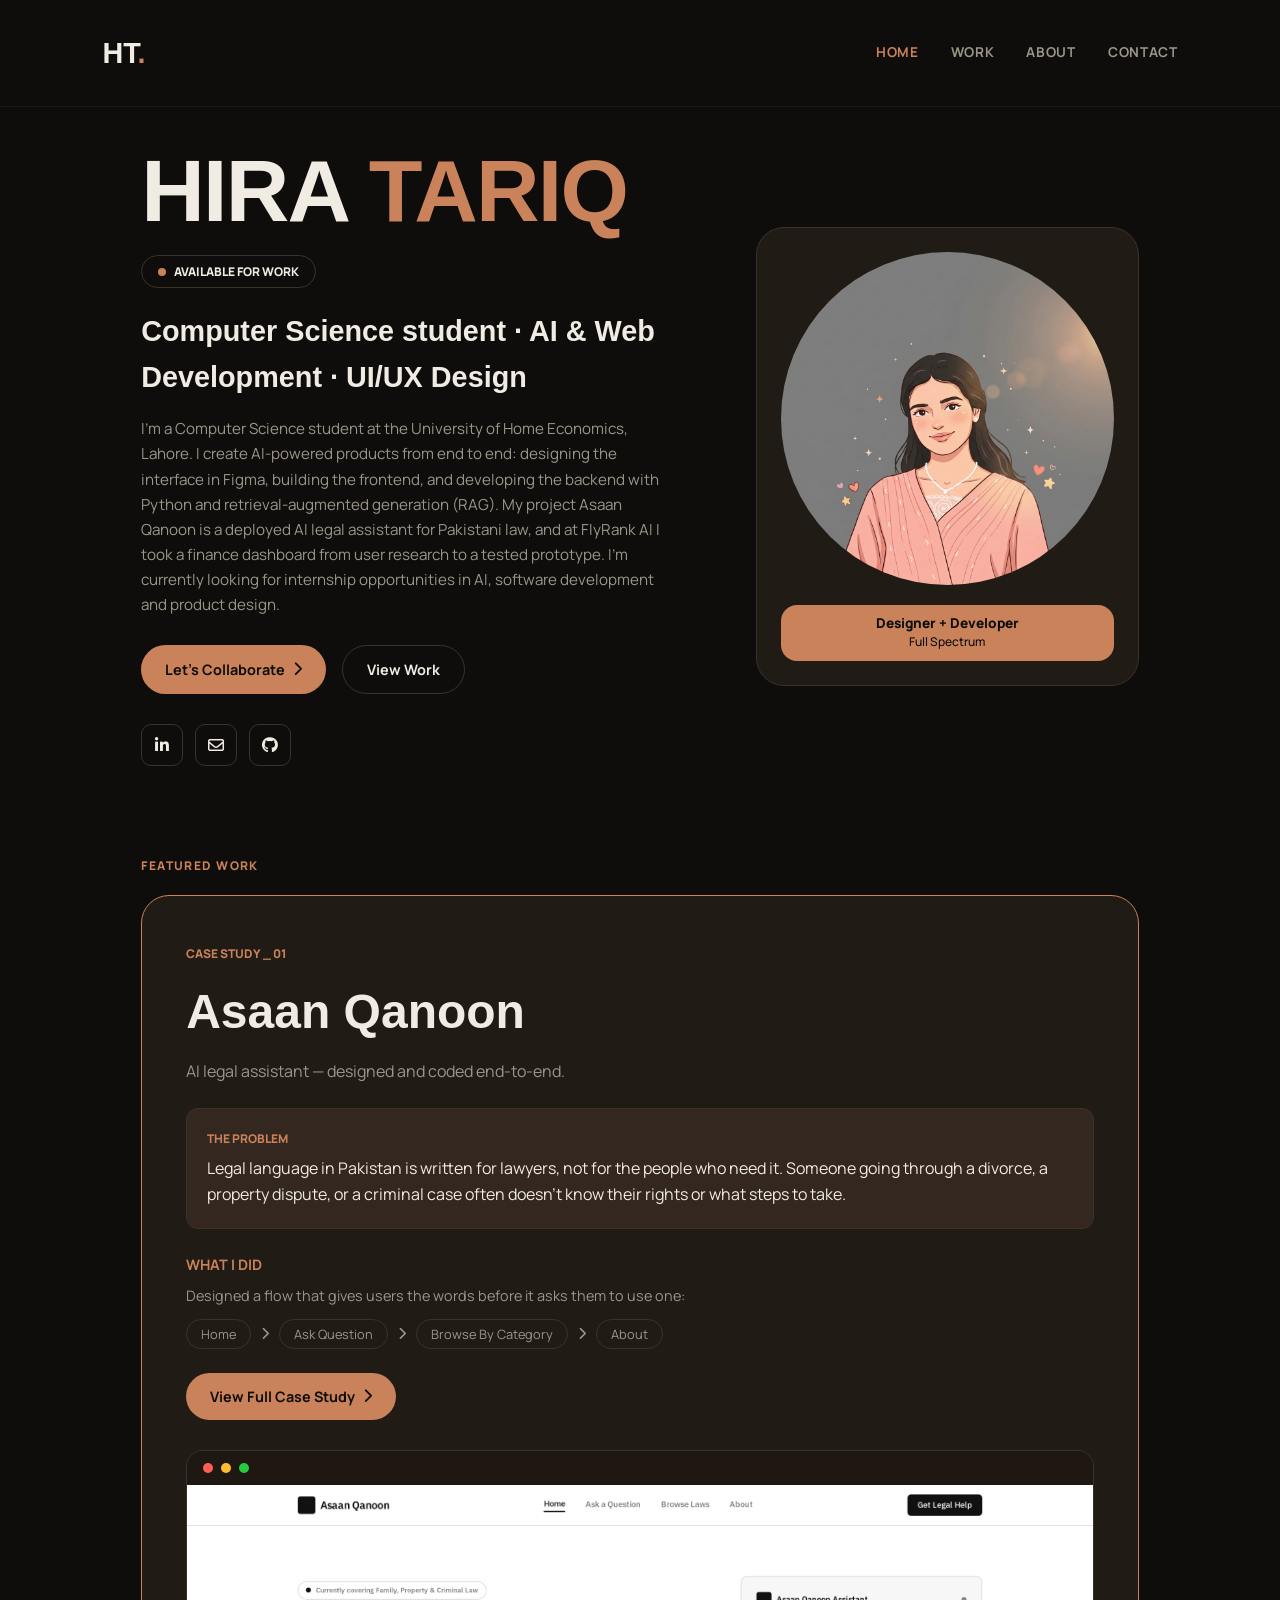
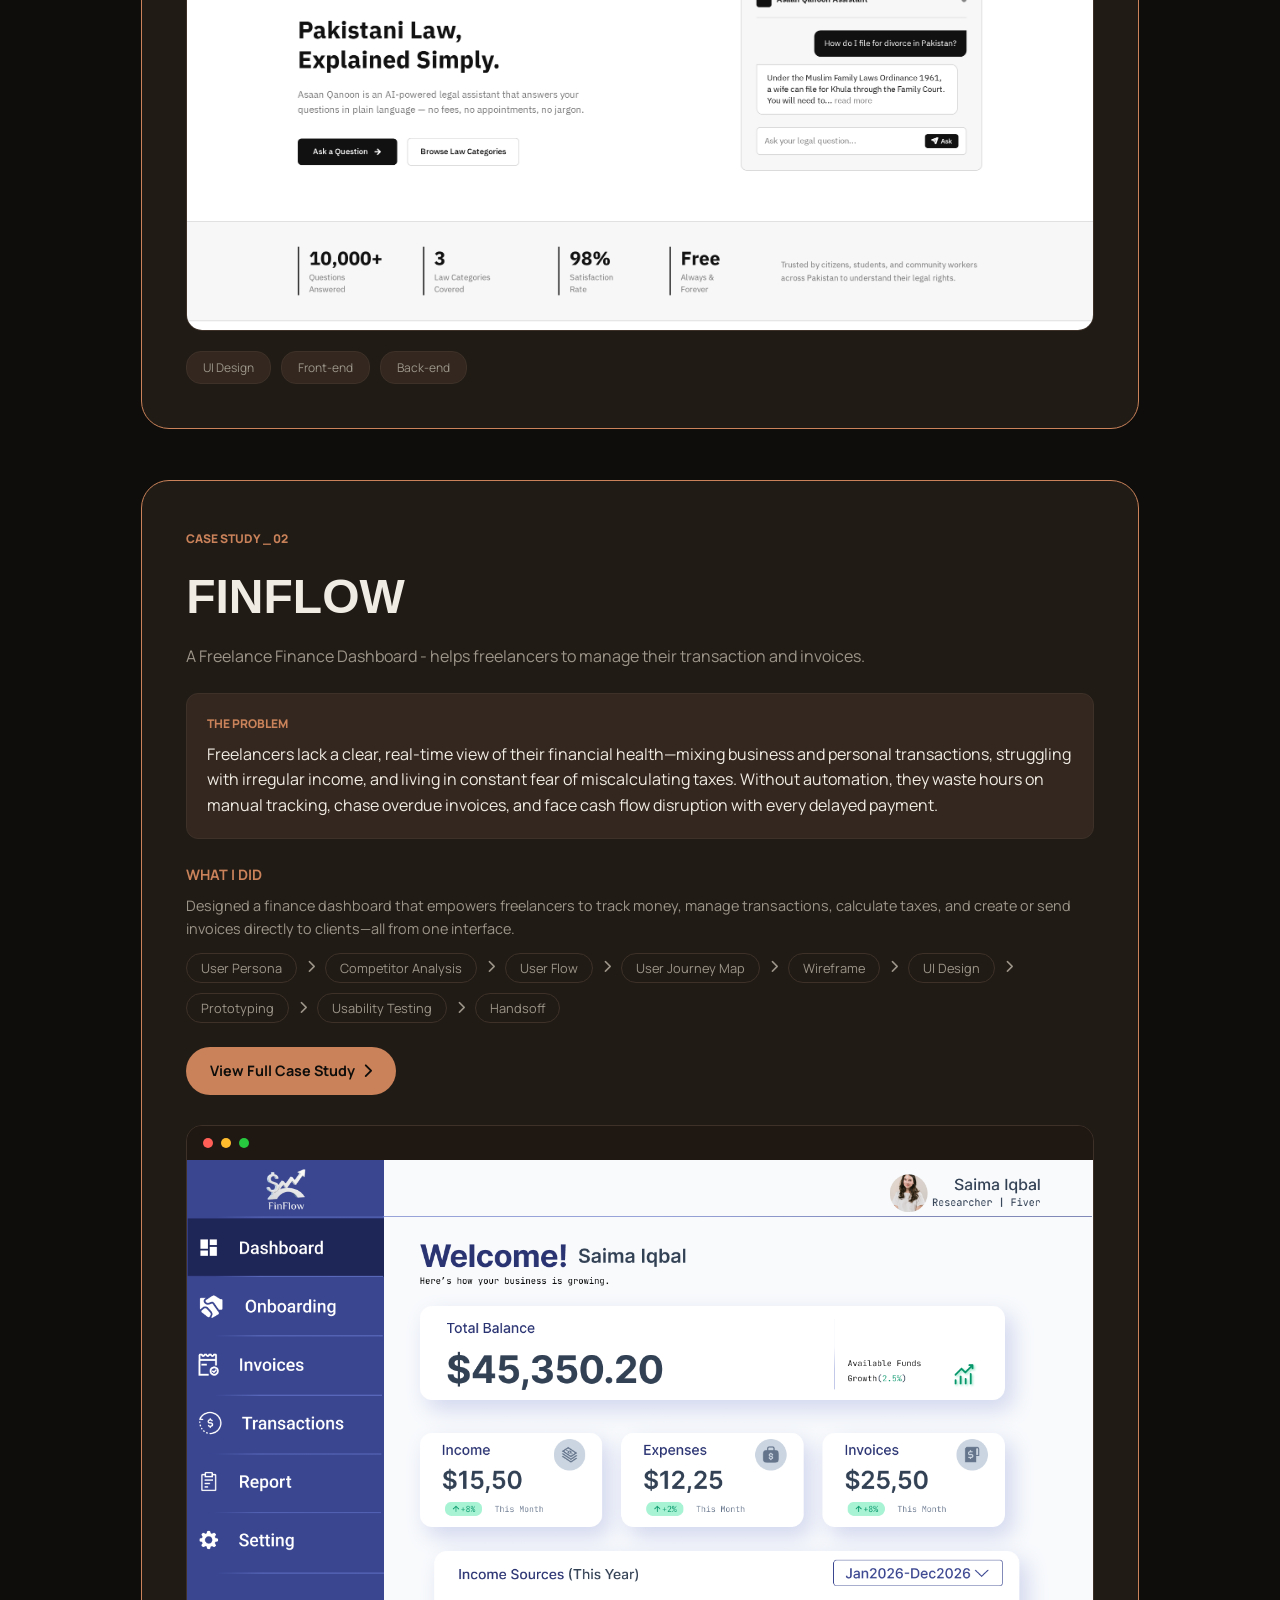
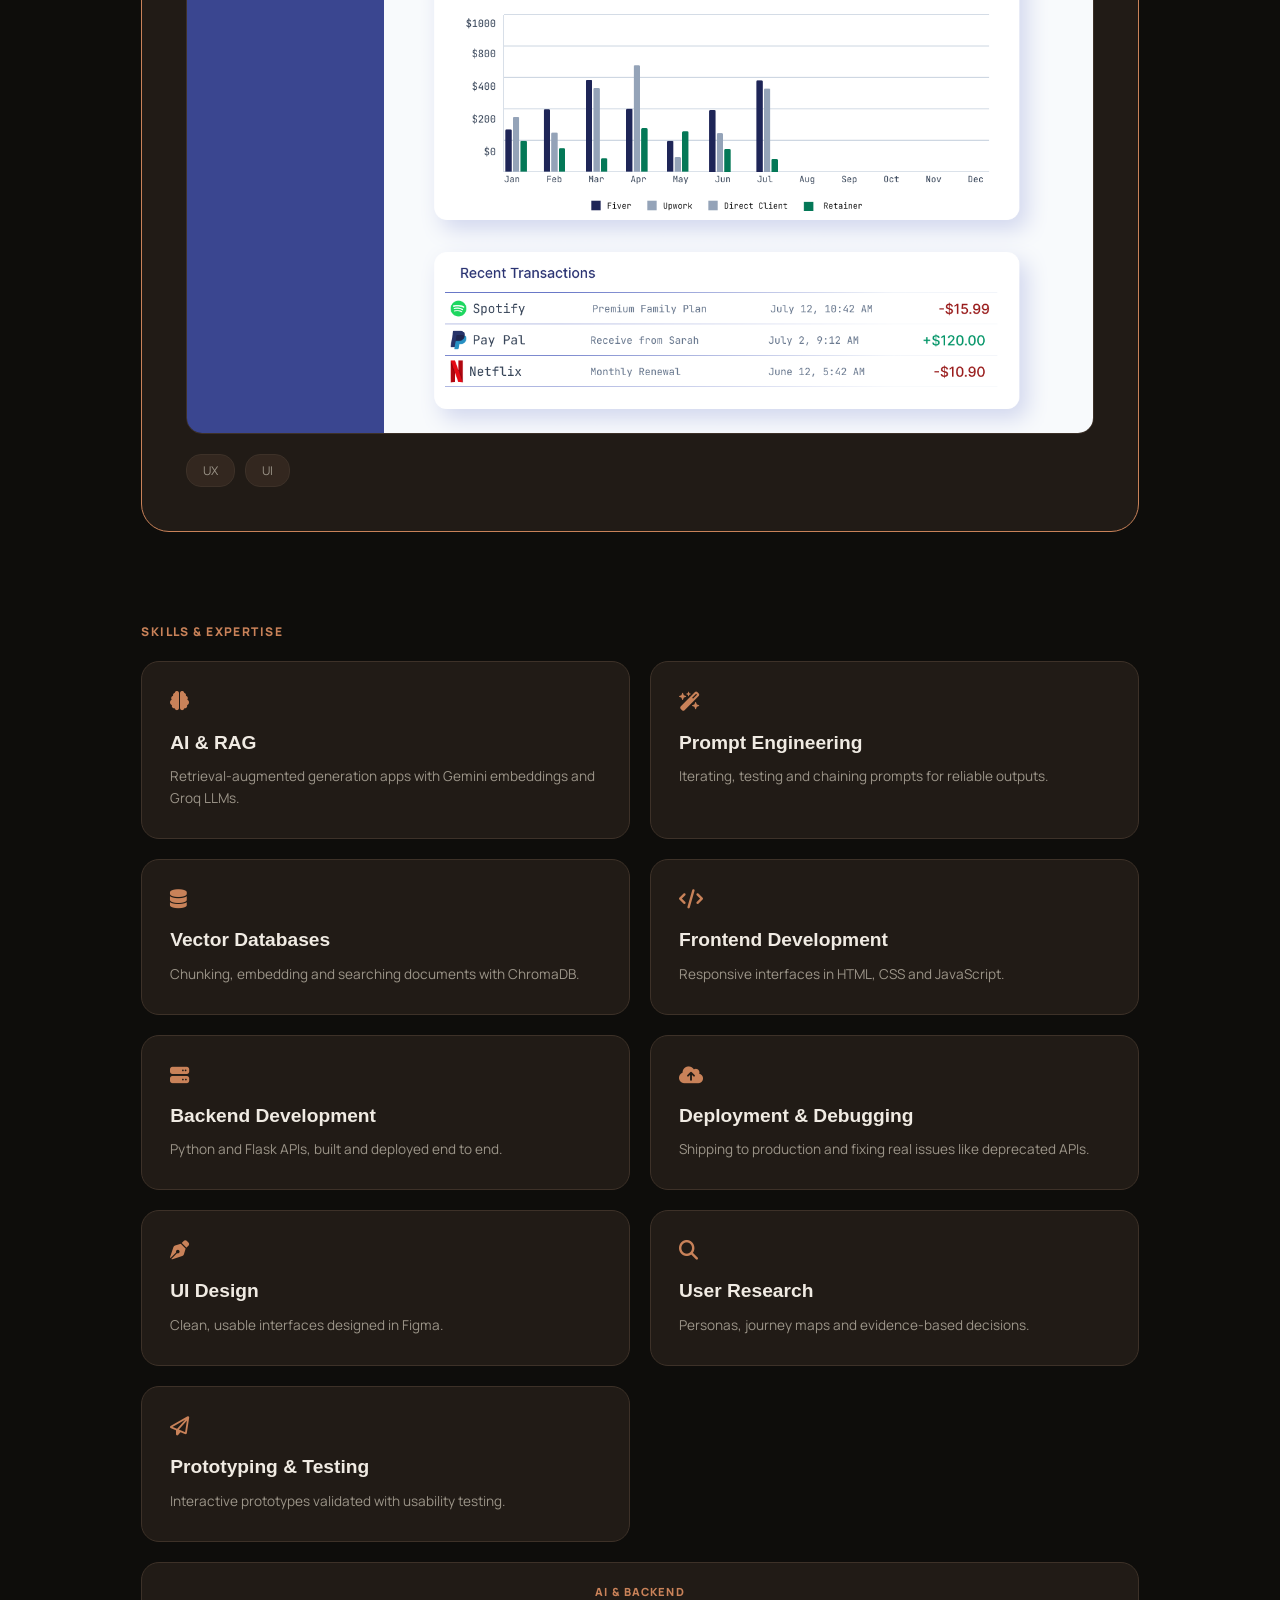
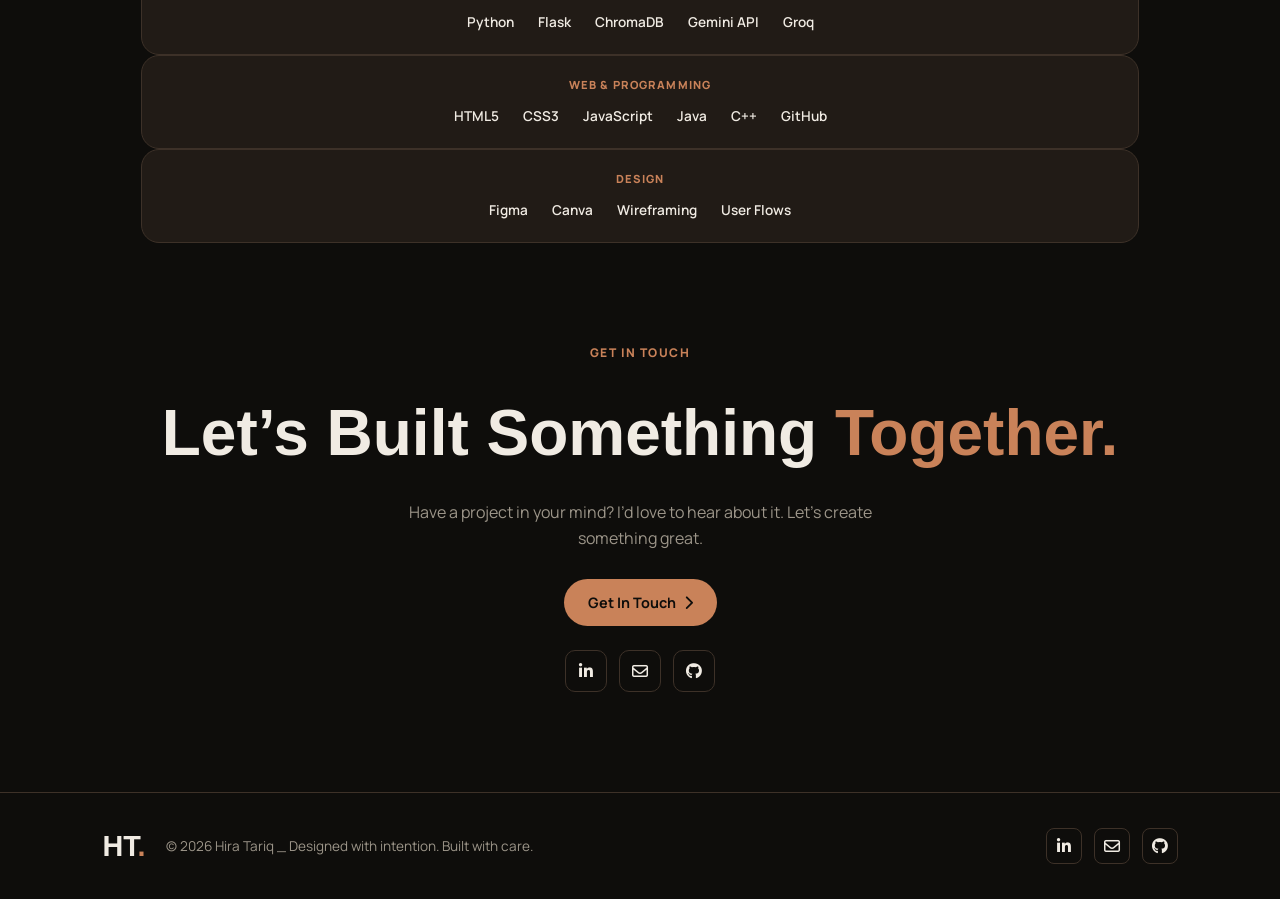
<file: index.html>
<!DOCTYPE html>
<html lang="en">
<head>
    <meta charset="UTF-8">
    <meta name="viewport" content="width=device-width, initial-scale=1.0">
    <title>Hira Tariq | AI, Web Development & UI/UX</title>
    <link rel="stylesheet" href="Home.css">
    
    <!-- Google Fonts -->
    <link rel="preconnect" href="https://fonts.googleapis.com">
    <link rel="preconnect" href="https://fonts.gstatic.com" crossorigin>
    <link href="https://fonts.googleapis.com/css2?family=Bricolage+Grotesk:opsz,wght@12..96,400..800&family=Manrope:wght@400;500;600;700&display=swap" rel="stylesheet">
    
    <!-- Font Awesome -->
    <link rel="stylesheet" href="https://cdnjs.cloudflare.com/ajax/libs/font-awesome/6.5.1/css/all.min.css">
</head>
<body>

    <!-- Header Navbar -->
    <header class="navbar">
        <div class="logo">HT<span>.</span></div>
        <nav class="nav-links">
            <a href="Home.html" class="active">HOME</a>
            <a href="Work.html">WORK</a>
            <a href="About.html">ABOUT</a>
            <a href="Contact.html">CONTACT</a>
        </nav>
    </header>

    <main class="main-content">
        
        <!-- Hero Section -->
        <section class="hero-section">
            <div class="hero-left">
                <h1 class="hero-name">
                    HIRA <span class="accent-text">TARIQ</span>
                </h1>
                
                <div class="badge">
                    <span class="badge-dot"></span> AVAILABLE FOR WORK
                </div>

                <h2 class="hero-title">Computer Science student · AI & Web Development · UI/UX Design</h2>
                
                <p class="hero-description">
                    I'm a Computer Science student at the University of Home Economics, Lahore. I create AI-powered products from end to end: designing the interface in Figma, building the frontend, and developing the backend with Python and retrieval-augmented generation (RAG).

My project Asaan Qanoon is a deployed AI legal assistant for Pakistani law, and at FlyRank AI I took a finance dashboard from user research to a tested prototype. I'm currently looking for internship opportunities in AI, software development and product design.
                </p>

                <div class="hero-actions">
                    <a href="Contact.html" class="btn-primary">Let's Collaborate <i class="fa-solid fa-chevron-right"></i></a>
                    <a href="Work.html" class="btn-secondary">View Work</a>
                </div>

                <div class="hero-socials">
                    <a href="https://www.linkedin.com/in/hira-tariq-071b00324/" target="_blank" aria-label="LinkedIn"><i class="fa-brands fa-linkedin-in"></i></a>
                    <a href="https://mail.google.com/mail/?view=cm&fs=1&to=ht0519839@gmail.com&su=Portfolio%20Inquiry" target="_blank" rel="noopener noreferrer" aria-label="Email">
    <i class="fa-regular fa-envelope"></i>
</a>
                    <!-- <a href="#" aria-label="Instagram"><i class="fa-brands fa-instagram"></i></a> -->
                    <a href="https://github.com/Hira807" aria-label="GitHub"><i class="fa-brands fa-github"></i></a>
                </div>
            </div>

            <div class="hero-right">
                <div class="profile-card">
                    <div class="profile-img-wrapper">
                        <img src="../Image/Hira Tariq Image.png" alt="Hira Tariq Profile">
                    </div>
                    <div class="profile-tag">
                        Designer + Developer<br>
                        <span class="sub-tag">Full Spectrum</span>
                    </div>
                </div>
            </div>
        </section>

        <!-- Featured Work / Case Study Section -->
        <section id="work" class="work-section">
            <span class="section-label">FEATURED WORK</span>

            <div class="case-study-card">
                <span class="case-study-tag">CASE STUDY _ 01</span>
                <h2 class="project-title">Asaan Qanoon</h2>
                <p class="project-subtitle">AI legal assistant — designed and coded end-to-end.</p>

                <div class="problem-box">
                    <span class="box-label">THE PROBLEM</span>
                    <p>
                        Legal language in Pakistan is written for lawyers, not for the people who need it. Someone going through a divorce, a property dispute, or a criminal case often doesn't know their rights or what steps to take.
                    </p>
                </div>

                <div class="what-i-did">
                    <h3>WHAT I DID</h3>
                    <p>Designed a flow that gives users the words before it asks them to use one:</p>
                    <div class="flow-pill-row">
                        <span>Home</span> <i class="fa-solid fa-chevron-right"></i>
                        <span>Ask Question</span> <i class="fa-solid fa-chevron-right"></i>
                        <span>Browse By Category</span> <i class="fa-solid fa-chevron-right"></i>
                        <span>About</span>
                    </div>
                </div>

                <a href="Work.html" class="btn-primary case-study-btn">View Full Case Study <i class="fa-solid fa-chevron-right"></i></a>

                <!-- Hero Image Browser Mockup -->
                <div class="mockup-frame">
                    <div class="browser-header">
                        <div class="browser-dots">
                            <span class="dot red"></span>
                            <span class="dot yellow"></span>
                            <span class="dot green"></span>
                        </div>
                    </div>
                    <div class="mockup-image-container">
                        <img src="../Image/Home.png" alt="Asaan Qanoon Hero Section Preview">
                    </div>
                </div>

                <div class="tech-pills">
                    <span class="pill">UI Design</span>
                    <span class="pill">Front-end</span>
                    <span class="pill">Back-end</span>
                </div>
            </div>

            <br>
            <br>
            <div class="case-study-card">
                <span class="case-study-tag">CASE STUDY _ 02</span>
                <h2 class="project-title">FINFLOW</h2>
                <p class="project-subtitle">A Freelance Finance Dashboard - helps freelancers to manage their transaction and invoices.</p>

                <div class="problem-box">
                    <span class="box-label">THE PROBLEM</span>
                    <p>
                        Freelancers lack a clear, real-time view of their financial health—mixing business and personal transactions, struggling with irregular income, and living in constant fear of miscalculating taxes. Without automation, they waste hours on manual tracking, chase overdue invoices, and face cash flow disruption with every delayed payment.
                    </p>
                </div>

                <div class="what-i-did">
                    <h3>WHAT I DID</h3>
                    <p>Designed a finance dashboard that empowers freelancers to track money, manage transactions, calculate taxes, and create or send invoices directly to clients—all from one interface.</p>
                    <div class="flow-pill-row">
                        <span>User Persona</span> <i class="fa-solid fa-chevron-right"></i>
                        <span>Competitor Analysis</span> <i class="fa-solid fa-chevron-right"></i>
                        <span>User Flow</span> <i class="fa-solid fa-chevron-right"></i>
                        <span>User Journey Map</span> <i class="fa-solid fa-chevron-right"></i>
                        <span>Wireframe</span> <i class="fa-solid fa-chevron-right"></i>
                        <span>UI Design</span> <i class="fa-solid fa-chevron-right"></i>
                        <span>Prototyping</span> <i class="fa-solid fa-chevron-right"></i>
                        <span>Usability Testing</span> <i class="fa-solid fa-chevron-right"></i>
                        <span>Handsoff</span>
                    </div>
                </div>

                <a href="Work.html" class="btn-primary case-study-btn">View Full Case Study <i class="fa-solid fa-chevron-right"></i></a>

                <!-- Hero Image Browser Mockup -->
                <div class="mockup-frame">
                    <div class="browser-header">
                        <div class="browser-dots">
                            <span class="dot red"></span>
                            <span class="dot yellow"></span>
                            <span class="dot green"></span>
                        </div>
                    </div>
                    <div class="mockup-image-container">
                        <img src="../Image/Dashboard.png" alt="Finflow Dashboard">
                    </div>
                </div>

                <div class="tech-pills">
                    <span class="pill">UX</span>
                    <span class="pill">UI</span>
                    
                </div>
            </div>
        </section>
<!-- Skills & Expertise -->
<section class="skills-section">
    <span class="section-label">SKILLS & EXPERTISE</span>

    <div class="skills-grid">
        <!-- AI -->
        <div class="skill-card">
            <i class="fa-solid fa-brain skill-icon"></i>
            <h3>AI & RAG</h3>
            <p>Retrieval-augmented generation apps with Gemini embeddings and Groq LLMs.</p>
        </div>
        <div class="skill-card">
            <i class="fa-solid fa-wand-magic-sparkles skill-icon"></i>
            <h3>Prompt Engineering</h3>
            <p>Iterating, testing and chaining prompts for reliable outputs.</p>
        </div>
        <div class="skill-card">
            <i class="fa-solid fa-database skill-icon"></i>
            <h3>Vector Databases</h3>
            <p>Chunking, embedding and searching documents with ChromaDB.</p>
        </div>

        <!-- Web Development -->
        <div class="skill-card">
            <i class="fa-solid fa-code skill-icon"></i>
            <h3>Frontend Development</h3>
            <p>Responsive interfaces in HTML, CSS and JavaScript.</p>
        </div>
        <div class="skill-card">
            <i class="fa-solid fa-server skill-icon"></i>
            <h3>Backend Development</h3>
            <p>Python and Flask APIs, built and deployed end to end.</p>
        </div>
        <div class="skill-card">
            <i class="fa-solid fa-cloud-arrow-up skill-icon"></i>
            <h3>Deployment & Debugging</h3>
            <p>Shipping to production and fixing real issues like deprecated APIs.</p>
        </div>

        <!-- UI/UX Design -->
        <div class="skill-card">
            <i class="fa-solid fa-pen-nib skill-icon"></i>
            <h3>UI Design</h3>
            <p>Clean, usable interfaces designed in Figma.</p>
        </div>
        <div class="skill-card">
            <i class="fa-solid fa-magnifying-glass skill-icon"></i>
            <h3>User Research</h3>
            <p>Personas, journey maps and evidence-based decisions.</p>
        </div>
        <div class="skill-card">
            <i class="fa-regular fa-paper-plane skill-icon"></i>
            <h3>Prototyping & Testing</h3>
            <p>Interactive prototypes validated with usability testing.</p>
        </div>
    </div>

    <!-- Tech Bar -->
    <div class="tech-bar">
        <span class="tech-bar-label">AI & BACKEND</span>
        <div class="tech-list">
            <span>Python</span>
            <span>Flask</span>
            <span>ChromaDB</span>
            <span>Gemini API</span>
            <span>Groq</span>
        </div>
    </div>
    <div class="tech-bar">
        <span class="tech-bar-label">WEB & PROGRAMMING</span>
        <div class="tech-list">
            <span>HTML5</span>
            <span>CSS3</span>
            <span>JavaScript</span>
            <span>Java</span>
            <span>C++</span>
            <span>GitHub</span>
        </div>
    </div>
    <div class="tech-bar">
        <span class="tech-bar-label">DESIGN</span>
        <div class="tech-list">
            <span>Figma</span>
            <span>Canva</span>
            <span>Wireframing</span>
            <span>User Flows</span>
        </div>
    </div>
</section>

        <!-- Call To Action -->
        <section class="cta-section">
            <span class="section-label">GET IN TOUCH</span>
            <h2 class="cta-heading">Let’s Built Something <span class="accent-text">Together.</span></h2>
            <p class="cta-text">Have a project in your mind? I’d love to hear about it. Let’s create something great.</p>
            
            <a href="Contact.html" class="btn-primary cta-btn">Get In Touch <i class="fa-solid fa-chevron-right"></i></a>

            <div class="hero-socials cta-socials">
                <a href="https://www.linkedin.com/in/hira-tariq-071b00324/" aria-label="LinkedIn"><i class="fa-brands fa-linkedin-in"></i></a>
                <a href="https://mail.google.com/mail/?view=cm&fs=1&to=ht0519839@gmail.com&su=Portfolio%20Inquiry" target="_blank" rel="noopener noreferrer" aria-label="Email">
    <i class="fa-regular fa-envelope"></i>
</a>
                <a href="https://github.com/Hira807" aria-label="GitHub"><i class="fa-brands fa-github"></i></a>
            </div>
        </section>

    </main>

    <!-- Footer -->
    <footer class="footer">
        <div class="footer-left">
            <div class="logo">HT<span>.</span></div>
            <p>© 2026 Hira Tariq _ Designed with intention. Built with care.</p>
        </div>
        <div class="footer-socials">
            <a href="https://www.linkedin.com/in/hira-tariq-071b00324/" target="blank" aria-label="LinkedIn"><i class="fa-brands fa-linkedin-in"></i></a>
            <a href="https://mail.google.com/mail/?view=cm&fs=1&to=ht0519839@gmail.com&su=Portfolio%20Inquiry" target="_blank" rel="noopener noreferrer" aria-label="Email">
    <i class="fa-regular fa-envelope"></i>
</a>
            <a href="https://github.com/Hira807" target="blank" aria-label="GitHub"><i class="fa-brands fa-github"></i></a>
        </div>
    </footer>

</body>
</html>
</file>
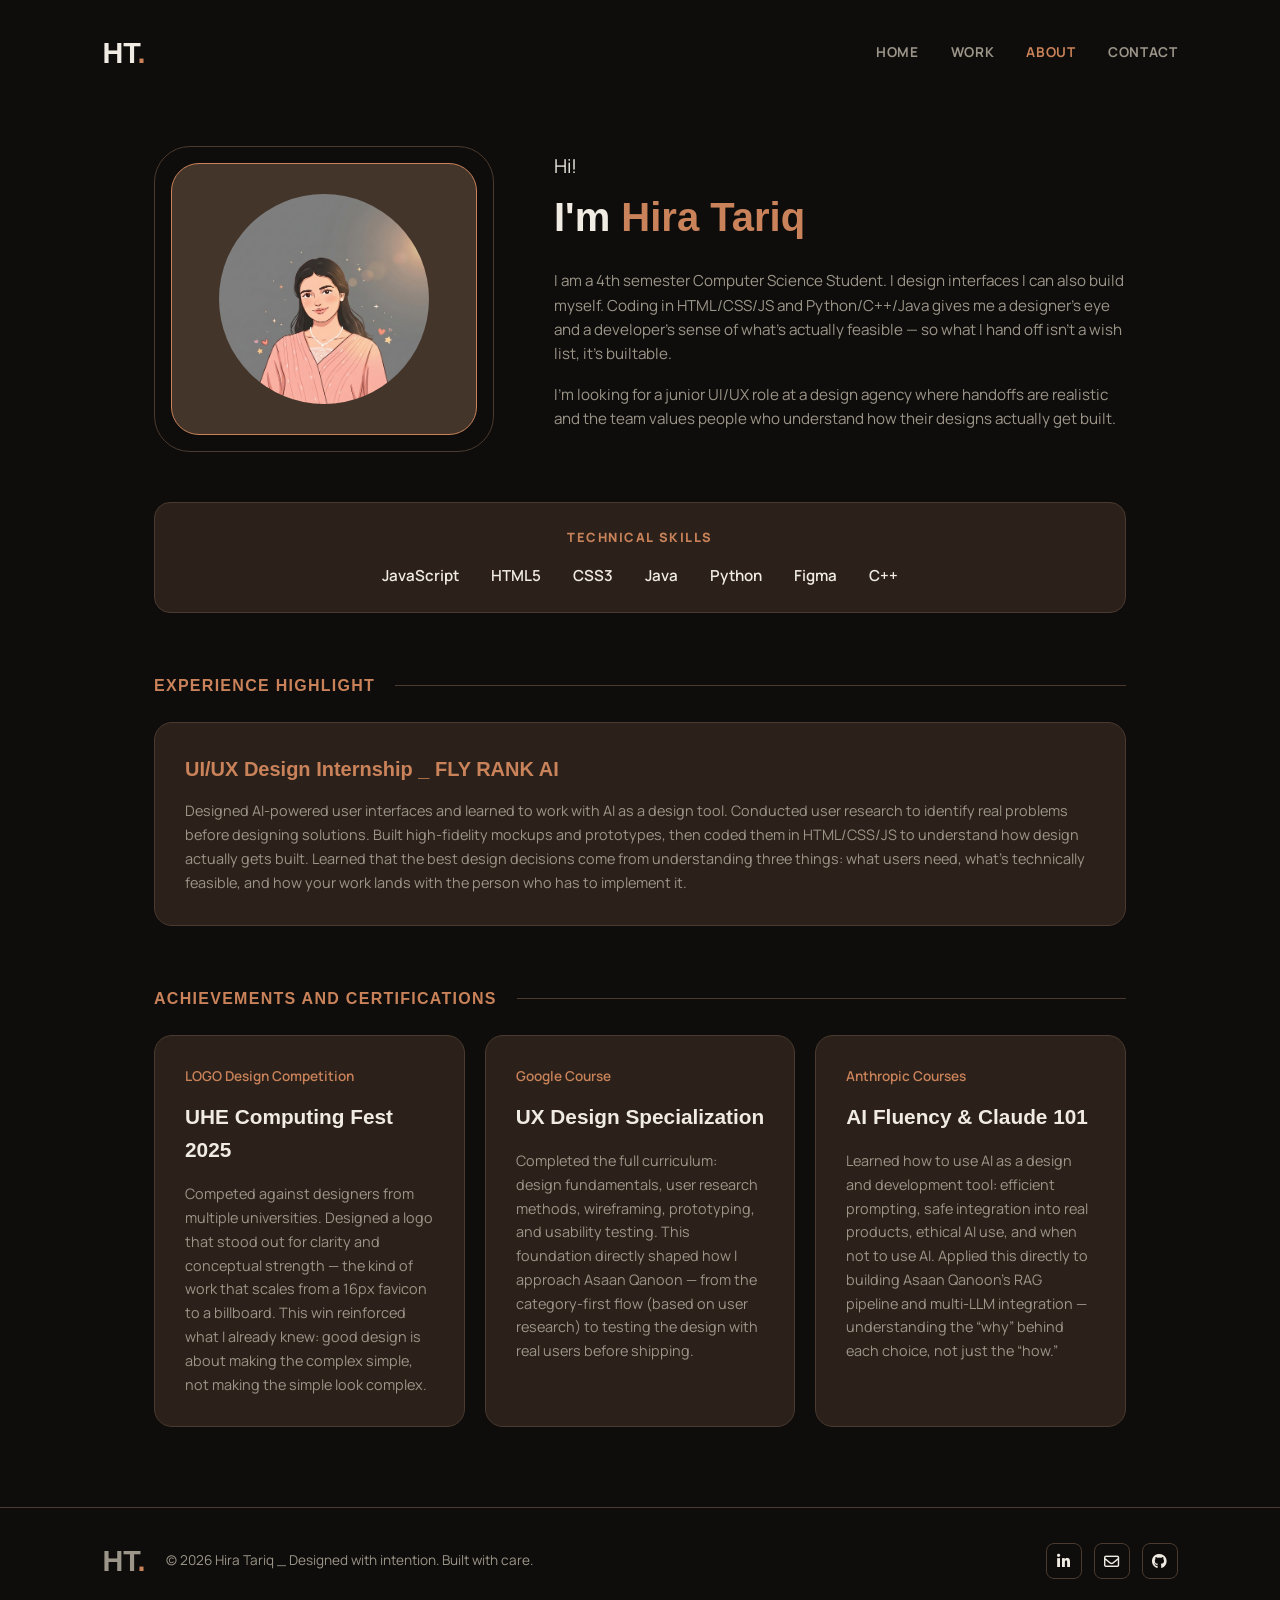
<file: About.html>
<!DOCTYPE html>
<html lang="en">
<head>
    <meta charset="UTF-8">
    <meta name="viewport" content="width=device-width, initial-scale=1.0">
    <title>About | Hira Tariq</title>
    <link rel="stylesheet" href="About.css">
    
    <!-- Google Fonts: Bricolage Grotesk & Manrope -->
    <link rel="preconnect" href="https://fonts.googleapis.com">
    <link rel="preconnect" href="https://fonts.gstatic.com" crossorigin>
    <link href="https://fonts.googleapis.com/css2?family=Bricolage+Grotesk:opsz,wght@12..96,400..800&family=Manrope:wght@400;500;600;700&display=swap" rel="stylesheet">
    
    <!-- Font Awesome for Social Icons -->
    <link rel="stylesheet" href="https://cdnjs.cloudflare.com/ajax/libs/font-awesome/6.5.1/css/all.min.css">
</head>
<body>

    <!-- Header Navbar -->
    <header class="navbar">
        <div class="logo">HT<span>.</span></div>
        <nav class="nav-links">
            <a href="index.html">HOME</a>
            <a href="Work.html">WORK</a>
            <a href="About.html" class="active">ABOUT</a>
            <a href="Contact.html">CONTACT</a>
        </nav>
    </header>

    <main class="about-container">
        
        <!-- Hero / Intro Section -->
        <section class="about-hero">
            <div class="profile-card-outer">
                <div class="profile-card-inner">
                    <img src="../Image/Hira Tariq Image.png" alt="Hira Tariq" class="about-img">
                </div>
            </div>

            <div class="about-intro-text">
                <span class="greeting">Hi!</span>
                <h1>I'm <span class="accent-text">Hira Tariq</span></h1>
                
                <p>
                    I am a 4th semester Computer Science Student. I design interfaces I can also build myself. Coding in HTML/CSS/JS and Python/C++/Java gives me a designer's eye and a developer's sense of what's actually feasible — so what I hand off isn't a wish list, it's builtable.
                </p>
                <p>
                    I'm looking for a junior UI/UX role at a design agency where handoffs are realistic and the team values people who understand how their designs actually get built.
                </p>
            </div>
        </section>

        <!-- Technical Skills Section -->
        <section class="skills-box-section">
            <div class="skills-box">
                <div class="skills-title">TECHNICAL SKILLS</div>
                <div class="skills-list">
                    <span>JavaScript</span>
                    <span>HTML5</span>
                    <span>CSS3</span>
                    <span>Java</span>
                    <span>Python</span>
                    <span>Figma</span>
                    <span>C++</span>
                </div>
            </div>
        </section>

        <!-- Experience Highlight Section -->
        <section class="section-block">
            <div class="section-header-line">
                <h2>EXPERIENCE HIGHLIGHT</h2>
                <div class="header-line"></div>
            </div>
            
            <div class="content-card experience-card">
                <h3 class="card-title">UI/UX Design Internship _ FLY RANK AI</h3>
                <p>
                    Designed AI-powered user interfaces and learned to work with AI as a design tool. Conducted user research to identify real problems before designing solutions. Built high-fidelity mockups and prototypes, then coded them in HTML/CSS/JS to understand how design actually gets built. Learned that the best design decisions come from understanding three things: what users need, what's technically feasible, and how your work lands with the person who has to implement it.
                </p>
            </div>
        </section>

        <!-- Achievements & Certifications Section -->
        <section class="section-block">
            <div class="section-header-line">
                <h2>Achievements and Certifications</h2>
                <div class="header-line"></div>
            </div>

            <div class="cards-grid">
                <!-- Card 1 -->
                <div class="content-card">
                    <div class="card-tagline">LOGO Design Competition</div>
                    <h3 class="card-heading">UHE Computing Fest 2025</h3>
                    <p>
                        Competed against designers from multiple universities. Designed a logo that stood out for clarity and conceptual strength — the kind of work that scales from a 16px favicon to a billboard. This win reinforced what I already knew: good design is about making the complex simple, not making the simple look complex.
                    </p>
                </div>

                <!-- Card 2 -->
                <div class="content-card">
                    <div class="card-tagline">Google Course</div>
                    <h3 class="card-heading">UX Design Specialization</h3>
                    <p>
                        Completed the full curriculum: design fundamentals, user research methods, wireframing, prototyping, and usability testing. This foundation directly shaped how I approach Asaan Qanoon — from the category-first flow (based on user research) to testing the design with real users before shipping.
                    </p>
                </div>

                <!-- Card 3 -->
                <div class="content-card">
                    <div class="card-tagline">Anthropic Courses</div>
                    <h3 class="card-heading">AI Fluency & Claude 101</h3>
                    <p>
                        Learned how to use AI as a design and development tool: efficient prompting, safe integration into real products, ethical AI use, and when not to use AI. Applied this directly to building Asaan Qanoon's RAG pipeline and multi-LLM integration — understanding the “why” behind each choice, not just the “how.”
                    </p>
                </div>
            </div>
        </section>

    </main>

    <!-- Footer -->
    <footer class="footer">
        <div class="footer-left">
            <div class="logo">HT<span>.</span></div>
            <p>© 2026 Hira Tariq _ Designed with intention. Built with care.</p>
        </div>
        <div class="footer-socials">
            <a href="https://www.linkedin.com/in/hira-tariq-071b00324/" target="blank" aria-label="LinkedIn"><i class="fa-brands fa-linkedin-in"></i></a>
            <a href="https://mail.google.com/mail/?view=cm&fs=1&to=ht0519839@gmail.com&su=Portfolio%20Inquiry" target="_blank" rel="noopener noreferrer" aria-label="Email">
    <i class="fa-regular fa-envelope"></i>
</a>
            <a href="https://github.com/Hira807" target="blank" aria-label="GitHub"><i class="fa-brands fa-github"></i></a>
        </div>

</body>
</html>
</file>
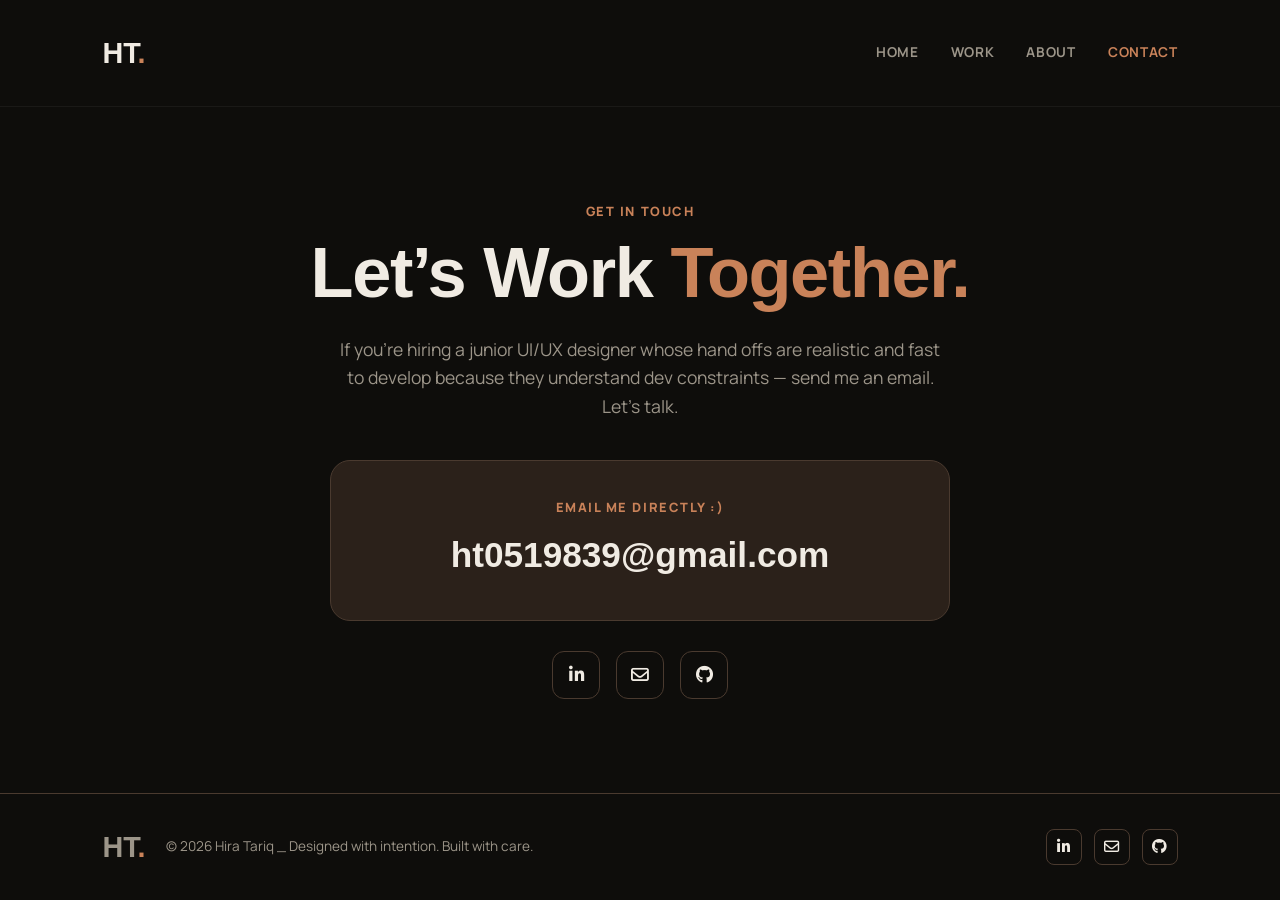
<file: Contact.html>
<!DOCTYPE html>
<html lang="en">
<head>
    <meta charset="UTF-8">
    <meta name="viewport" content="width=device-width, initial-scale=1.0">
    <title>Contact | Hira Tariq</title>
    <link rel="stylesheet" href="Contact.css">
    
    <!-- Google Fonts: Bricolage Grotesk & Manrope -->
    <link rel="preconnect" href="https://fonts.googleapis.com">
    <link rel="preconnect" href="https://fonts.gstatic.com" crossorigin>
    <link href="https://fonts.googleapis.com/css2?family=Bricolage+Grotesk:opsz,wght@12..96,400..800&family=Manrope:wght@400;500;600;700&display=swap" rel="stylesheet">
    
    <!-- Font Awesome for Social Icons -->
    <link rel="stylesheet" href="https://cdnjs.cloudflare.com/ajax/libs/font-awesome/6.5.1/css/all.min.css">
</head>
<body>

    <!-- Header Navbar -->
    <header class="navbar">
        <div class="logo">HT<span>.</span></div>
        <nav class="nav-links">
            <a href="index.html">HOME</a>
            <a href="Work.html">WORK</a>
            <a href="About.html">ABOUT</a>
            <a href="Contact.html" class="active">CONTACT</a>
        </nav>
    </header>

    <!-- Main Contact Area -->
    <main class="contact-container">
        
        <span class="sub-label">GET IN TOUCH</span>
        
        <h1 class="main-heading">
            Let’s Work <span class="accent-text">Together.</span>
        </h1>

        <p class="description-text">
            If you’re hiring a junior UI/UX designer whose hand offs are realistic and fast to develop because they understand dev constraints — send me an email. Let’s talk.
        </p>

        <!-- Email Card Frame -->
        <div class="email-card">
            <span class="email-label">EMAIL ME DIRECTLY :)</span>
            <a href="https://mail.google.com/mail/?view=cm&fs=1&to=ht0519839@gmail.com&su=Portfolio%20Inquiry" target="_blank" rel="noopener noreferrer" aria-label="Email" class="email-link">ht0519839@gmail.com</a>
        </div>

        <!-- Social Icons Row -->
        <div class="social-row">
            <a href="https://www.linkedin.com/in/hira-tariq-071b00324/" target="blank" aria-label="LinkedIn"><i class="fa-brands fa-linkedin-in"></i></a>
            <a href="https://mail.google.com/mail/?view=cm&fs=1&to=ht0519839@gmail.com&su=Portfolio%20Inquiry" target="_blank" rel="noopener noreferrer" aria-label="Email">
    <i class="fa-regular fa-envelope"></i>
</a>
            <!-- <a href="#" aria-label="Instagram"><i class="fa-brands fa-instagram"></i></a> -->
            <a href="https://github.com/Hira807" target="blank" aria-label="GitHub"><i class="fa-brands fa-github"></i></a>
        </div>

    </main>

    <!-- Footer -->
    <footer class="footer">
        <div class="footer-left">
            <div class="logo">HT<span>.</span></div>
            <p>© 2026 Hira Tariq _ Designed with intention. Built with care.</p>
        </div>
        <div class="footer-socials">
            <a href="https://www.linkedin.com/in/hira-tariq-071b00324/" target="blank" aria-label="LinkedIn"><i class="fa-brands fa-linkedin-in"></i></a>
            <a href="https://mail.google.com/mail/?view=cm&fs=1&to=ht0519839@gmail.com&su=Portfolio%20Inquiry" target="_blank" rel="noopener noreferrer" aria-label="Email">
    <i class="fa-regular fa-envelope"></i>
</a>
            <a href="https://github.com/Hira807" target="blank" aria-label="GitHub"><i class="fa-brands fa-github"></i></a>
        </div>
    </footer>

</body>
</html>
</file>
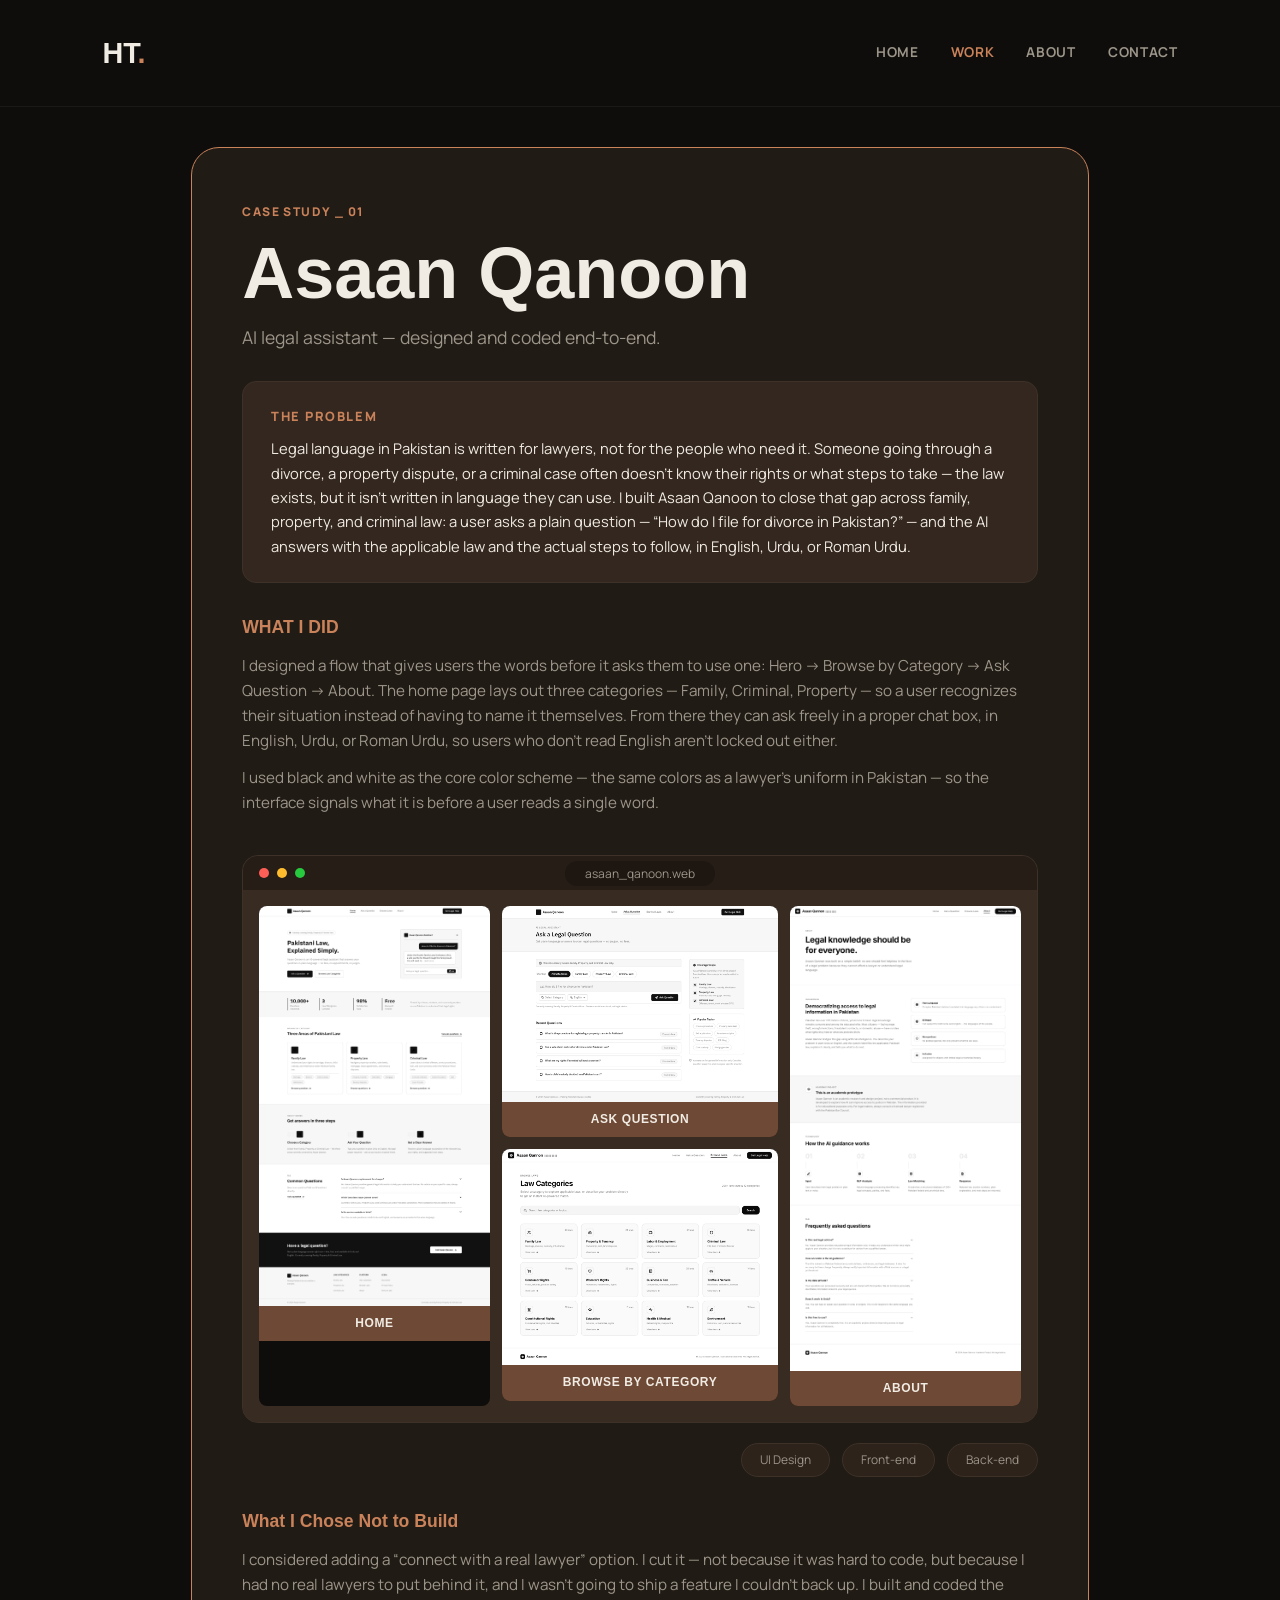
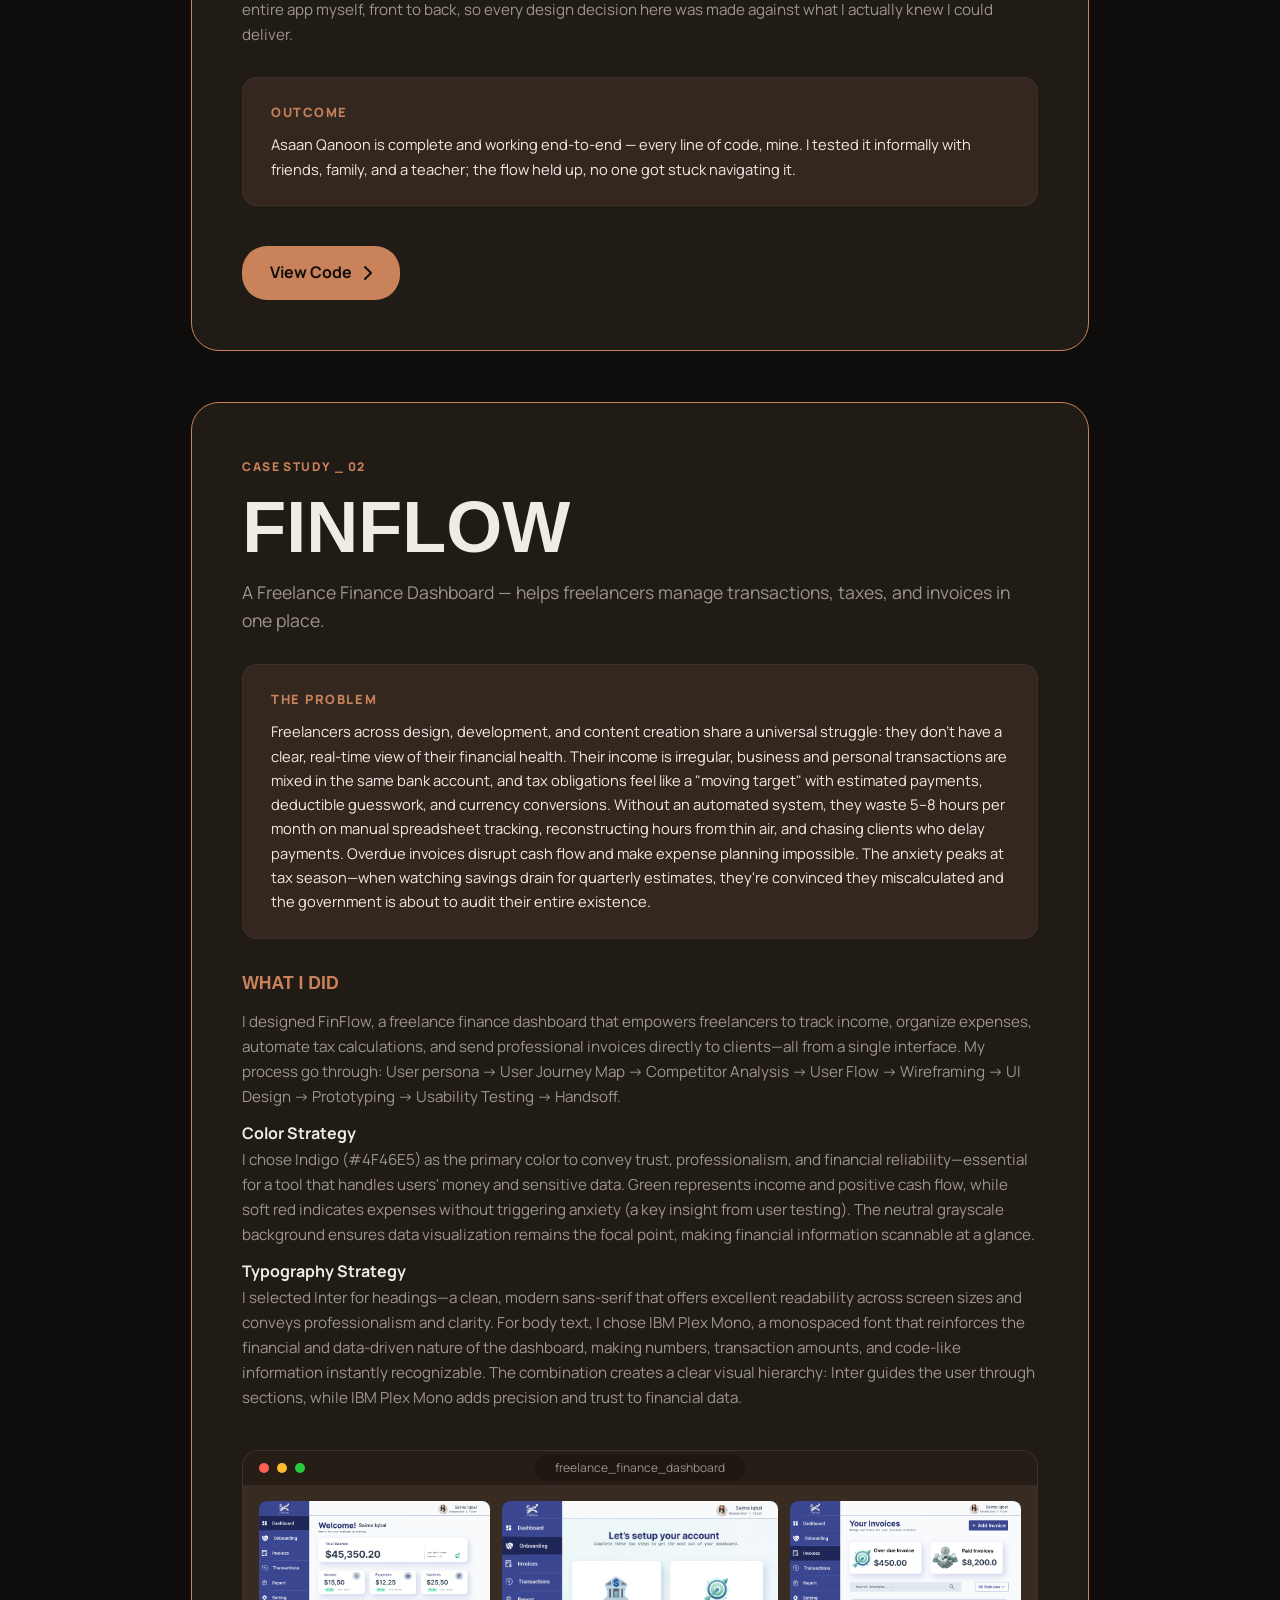
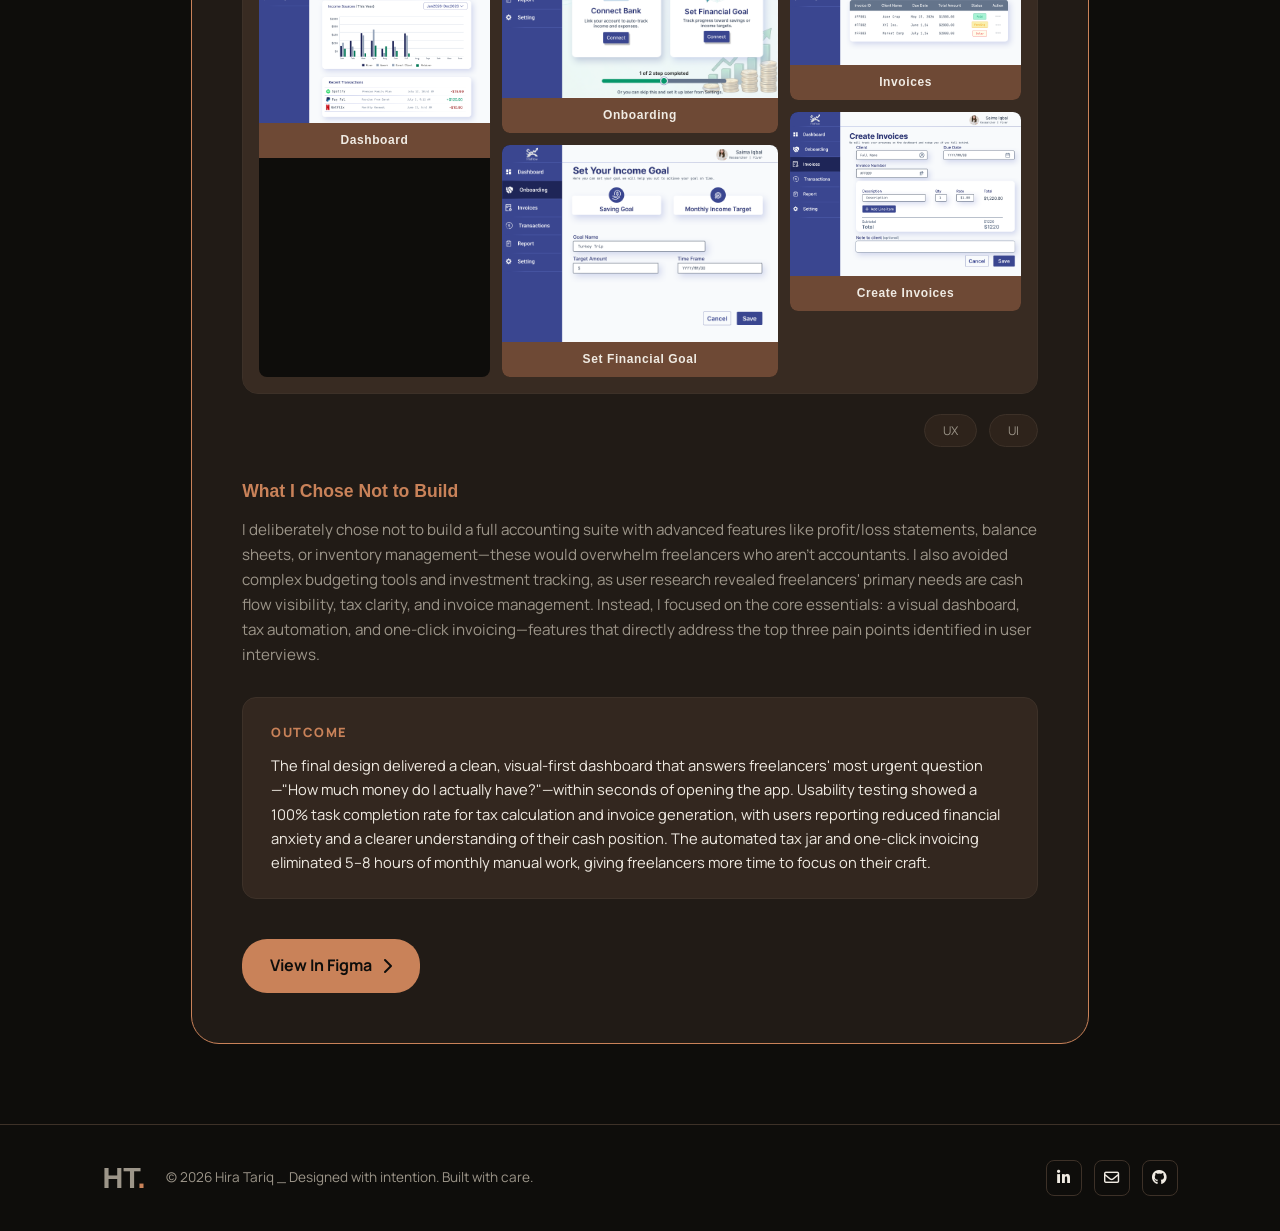
<file: Work.html>
<!DOCTYPE html>
<html lang="en">
<head>
    <meta charset="UTF-8">
    <meta name="viewport" content="width=device-width, initial-scale=1.0">
    <title>Work | Hira Tariq</title>
    <link rel="stylesheet" href="Work.css">
    
    <!-- Google Fonts: Bricolage Grotesk & Manrope -->
    <link rel="preconnect" href="https://fonts.googleapis.com">
    <link rel="preconnect" href="https://fonts.gstatic.com" crossorigin>
    <link href="https://fonts.googleapis.com/css2?family=Bricolage+Grotesk:opsz,wght@12..96,400..800&family=Manrope:wght@400;500;600;700&display=swap" rel="stylesheet">
    
    <!-- Font Awesome for Social Icons -->
    <link rel="stylesheet" href="https://cdnjs.cloudflare.com/ajax/libs/font-awesome/6.5.1/css/all.min.css">
</head>
<body>

    <!-- Header Navbar -->
    <header class="navbar">
        <div class="logo">HT<span>.</span></div>
        <nav class="nav-links">
            <a href="index.html">HOME</a>
            <a href="Work.html" class="active">WORK</a>
            <a href="About.html">ABOUT</a>
            <a href="Contact.html">CONTACT</a>
        </nav>
    </header>

    <main class="work-container">
        
        <!-- Case Study  Outer Wrapper -->
        <article class="case-study-card">
            
            <span class="case-study-tag">CASE STUDY _ 01</span>
            <h1 class="project-title">Asaan Qanoon</h1>
            <p class="project-subtitle">AI legal assistant — designed and coded end-to-end.</p>

            <!-- Problem Box -->
            <div class="info-box">
                <span class="box-title">THE PROBLEM</span>
                <p>
                    Legal language in Pakistan is written for lawyers, not for the people who need it. Someone going through a divorce, a property dispute, or a criminal case often doesn't know their rights or what steps to take — the law exists, but it isn't written in language they can use. I built Asaan Qanoon to close that gap across family, property, and criminal law: a user asks a plain question — “How do I file for divorce in Pakistan?” — and the AI answers with the applicable law and the actual steps to follow, in English, Urdu, or Roman Urdu.
                </p>
            </div>

            <!-- What I Did Section -->
            <div class="section-content">
                <h3>WHAT I DID</h3>
                <p>
                    I designed a flow that gives users the words before it asks them to use one: Hero → Browse by Category → Ask Question → About. The home page lays out three categories — Family, Criminal, Property — so a user recognizes their situation instead of having to name it themselves. From there they can ask freely in a proper chat box, in English, Urdu, or Roman Urdu, so users who don't read English aren't locked out either.
                </p>
                <p>
                    I used black and white as the core color scheme — the same colors as a lawyer's uniform in Pakistan — so the interface signals what it is before a user reads a single word.
                </p>
            </div>

            <!-- Browser Mockup Window -->
            <div class="mockup-window">
                <div class="browser-bar">
                    <div class="browser-dots">
                        <span class="dot red"></span>
                        <span class="dot yellow"></span>
                        <span class="dot green"></span>
                    </div>
                    <div class="url-bar">asaan_qanoon.web</div>
                </div>

                <div class="screens-grid">
                    <!-- Home Screen -->
                    <div class="screen-item">
                        <img src="../Image/HomeAsaanQanoon.png" alt="Asaan Qanoon Home Screen">
                        <div class="screen-label">HOME</div>
                    </div>

                    <!-- Ask Question & Browse Category Screens Stack -->
                    <div class="screen-column">
                        <div class="screen-item">
                            <img src="../Image/AskaQuestionAsaanQanoon.png" alt="Asaan Qanoon Ask Question Screen">
                            <div class="screen-label">ASK QUESTION</div>
                        </div>
                        <div class="screen-item">
                            <img src="../Image/BrowsebyCategoryDesktop.png" alt="Asaan Qanoon Browse by Category Screen">
                            <div class="screen-label">BROWSE BY CATEGORY</div>
                        </div>
                    </div>

                    <!-- About Screen -->
                    <div class="screen-item">
                        <img src="../Image/AboutDesktop.png" alt="Asaan Qanoon About Screen">
                        <div class="screen-label">ABOUT</div>
                    </div>
                </div>
            </div>

            <!-- Tags -->
            <div class="tech-tags">
                <span class="pill-tag">UI Design</span>
                <span class="pill-tag">Front-end</span>
                <span class="pill-tag">Back-end</span>
            </div>

            <!-- Decision Box -->
            <div class="section-content">
                <h3>What I Chose Not to Build</h3>
                <p>
                    I considered adding a “connect with a real lawyer” option. I cut it — not because it was hard to code, but because I had no real lawyers to put behind it, and I wasn't going to ship a feature I couldn't back up. I built and coded the entire app myself, front to back, so every design decision here was made against what I actually knew I could deliver.
                </p>
            </div>

            <!-- Outcome Box -->
            <div class="info-box">
                <span class="box-title">Outcome</span>
                <p>
                    Asaan Qanoon is complete and working end-to-end — every line of code, mine. I tested it informally with friends, family, and a teacher; the flow held up, no one got stuck navigating it.
                </p>
            </div>

            <!-- Action Button -->
            <a href="https://github.com/Hira807" target="blank" class="view-code-btn">
                View Code <i class="fa-solid fa-chevron-right"></i>
            </a>

        </article>
        <br> <br> 
                <!-- Case Study 2 Outer Wrapper -->
        <article class="case-study-card">
            
            <span class="case-study-tag">CASE STUDY _ 02</span>
            <h1 class="project-title">FINFLOW</h1>
            <p class="project-subtitle">A Freelance Finance Dashboard — helps freelancers manage transactions, taxes, and invoices in one place.</p>

            <!-- Problem Box -->
            <div class="info-box">
                <span class="box-title">THE PROBLEM</span>
                <p>
                    Freelancers across design, development, and content creation share a universal struggle: they don't have a clear, real-time view of their financial health. Their income is irregular, business and personal transactions are mixed in the same bank account, and tax obligations feel like a "moving target" with estimated payments, deductible guesswork, and currency conversions.
                    Without an automated system, they waste 5–8 hours per month on manual spreadsheet tracking, reconstructing hours from thin air, and chasing clients who delay payments. Overdue invoices disrupt cash flow and make expense planning impossible. The anxiety peaks at tax season—when watching savings drain for quarterly estimates, they're convinced they miscalculated and the government is about to audit their entire existence.
                </p>
            </div>

            <!-- What I Did Section -->
            <div class="section-content">
                <h3>WHAT I DID</h3>
                <p>
                    I designed FinFlow, a freelance finance dashboard that empowers freelancers to track income, organize expenses, automate tax calculations, and send professional invoices directly to clients—all from a single interface. My process go through: User persona → User Journey Map → Competitor Analysis → User Flow → Wireframing → UI Design → Prototyping → Usability Testing → Handsoff.
                </p>
                <h4>Color Strategy</h4>
                <p>
                    I chose Indigo (#4F46E5) as the primary color to convey trust, professionalism, and financial reliability—essential for a tool that handles users' money and sensitive data. Green represents income and positive cash flow, while soft red indicates expenses without triggering anxiety (a key insight from user testing). The neutral grayscale background ensures data visualization remains the focal point, making financial information scannable at a glance.
                </p>
                <h4>Typography Strategy</h4>
                <p>
                    I selected Inter for headings—a clean, modern sans-serif that offers excellent readability across screen sizes and conveys professionalism and clarity. For body text, I chose IBM Plex Mono, a monospaced font that reinforces the financial and data-driven nature of the dashboard, making numbers, transaction amounts, and code-like information instantly recognizable. The combination creates a clear visual hierarchy: Inter guides the user through sections, while IBM Plex Mono adds precision and trust to financial data.
                </p>
            </div>

            <!-- Browser Mockup Window -->
            <div class="mockup-window">
                <div class="browser-bar">
                    <div class="browser-dots">
                        <span class="dot red"></span>
                        <span class="dot yellow"></span>
                        <span class="dot green"></span>
                    </div>
                    <div class="url-bar">freelance_finance_dashboard</div>
                </div>

                <div class="screens-grid">
                    <!-- Dashboard -->
                    <div class="screen-item">
                        <img src="../Image/Dashboard.png" alt="Finflow Dashboard">
                        <div class="screen-label">Dashboard</div>
                    </div>

                    <!-- Onboarding -->
                    <div class="screen-column">
                        <div class="screen-item">
                            <img src="../Image/Onboarding.png" alt="Onboarding">
                            <div class="screen-label">Onboarding</div>
                        </div>
                        <div class="screen-item">
                            <img src="../Image/Set Finnacial Goal.png" alt="Set Financial Goal">
                            <div class="screen-label">Set Financial Goal</div>
                        </div>
                    </div>

                    <!-- About Screen -->
                    <div class="screen-column">
                        <div class="screen-item">
                            <img src="../Image/Invoices.png" alt="Invoices">
                            <div class="screen-label">Invoices</div>
                        </div>
                        <div class="screen-item">
                            <img src="../Image/create invoices.png" alt=" Create Invoices">
                            <div class="screen-label">Create Invoices</div>
                        </div>
                    </div>
                </div>
            </div>

            <!-- Tags -->
            <div class="tech-tags">
                <span class="pill-tag">UX</span>
                <span class="pill-tag">UI</span>
                
            </div>

            <!-- Decision Box -->
            <div class="section-content">
                <h3>What I Chose Not to Build</h3>
                <p>
                    I deliberately chose not to build a full accounting suite with advanced features like profit/loss statements, balance sheets, or inventory management—these would overwhelm freelancers who aren't accountants. I also avoided complex budgeting tools and investment tracking, as user research revealed freelancers' primary needs are cash flow visibility, tax clarity, and invoice management. Instead, I focused on the core essentials: a visual dashboard, tax automation, and one-click invoicing—features that directly address the top three pain points identified in user interviews.
                </p>
            </div>

            <!-- Outcome Box -->
            <div class="info-box">
                <span class="box-title">Outcome</span>
                <p>
                    The final design delivered a clean, visual-first dashboard that answers freelancers' most urgent question—"How much money do I actually have?"—within seconds of opening the app. Usability testing showed a 100% task completion rate for tax calculation and invoice generation, with users reporting reduced financial anxiety and a clearer understanding of their cash position. The automated tax jar and one-click invoicing eliminated 5–8 hours of monthly manual work, giving freelancers more time to focus on their craft.
                </p>
            </div>

            <!-- Action Button -->
            <a href="https://www.figma.com/design/kCHxJQGNI1JyIfnFmNKIJa/Hira-Tariq---Capstone-Project?node-id=0-1&t=zIodNgImHkoOvfUV-1" target="blank" class="view-code-btn">
                View In Figma  <i class="fa-solid fa-chevron-right"></i>
            </a>

        </article>

    </main>

    <!-- Footer -->
    <footer class="footer">
        <div class="footer-left">
            <div class="logo">HT<span>.</span></div>
            <p>© 2026 Hira Tariq _ Designed with intention. Built with care.</p>
        </div>
        <div class="footer-socials">
            <a href="https://www.linkedin.com/in/hira-tariq-071b00324/" target="blank" aria-label="LinkedIn"><i class="fa-brands fa-linkedin-in"></i></a>
            <a href="https://mail.google.com/mail/?view=cm&fs=1&to=ht0519839@gmail.com&su=Portfolio%20Inquiry" target="_blank" rel="noopener noreferrer" aria-label="Email">
    <i class="fa-regular fa-envelope"></i>
</a>
            <a href="https://github.com/Hira807" target="blank" aria-label="GitHub"><i class="fa-brands fa-github"></i></a>
        </div>
    </footer>

</body>
</html>
</file>
<file: Home.css>
:root {
    --bg-color: #0E0D0B;
    --accent-color: #C98259;
    --text-color: #F0EBE3;
    --muted-color: #9C9589;
    --card-bg: #211B16;
    --card-border: #3D3128;
    --box-bg: #33271F;
    
    --font-heading: 'Bricolage Grotesk', sans-serif;
    --font-body: 'Manrope', sans-serif;
}

* {
    margin: 0;
    padding: 0;
    box-sizing: border-box;
}

html {
    scroll-behavior: smooth;
}

body {
    background-color: var(--bg-color);
    color: var(--text-color);
    font-family: var(--font-body);
    line-height: 1.6;
}

/* Navbar */
.navbar {
    display: flex;
    justify-content: space-between;
    align-items: center;
    padding: 30px 8%;
    max-width: 1280px;
    margin: 0 auto;
    border-bottom: 1px solid rgba(255, 255, 255, 0.05);
}

.logo {
    font-family: var(--font-heading);
    font-size: 1.8rem;
    font-weight: 800;
    color: var(--text-color);
}

.logo span {
    color: var(--accent-color);
}

.nav-links {
    display: flex;
    gap: 32px;
}

.nav-links a {
    color: var(--muted-color);
    text-decoration: none;
    font-size: 0.85rem;
    font-weight: 700;
    letter-spacing: 0.05em;
    transition: color 0.3s ease;
}

.nav-links a:hover,
.nav-links a.active {
    color: var(--accent-color) !important;
}

/* Main Container */
.main-content {
    max-width: 1100px;
    margin: 0 auto;
    padding: 40px 4%;
}

/* Hero Section */
.hero-section {
    display: grid;
    grid-template-columns: 1.2fr 0.8fr;
    gap: 40px;
    align-items: center;
    margin-bottom: 90px;
}

.hero-name {
    font-family: var(--font-heading);
    font-size: clamp(3.5rem, 7vw, 5.5rem);
    font-weight: 800;
    line-height: 1;
    margin-bottom: 20px;
    letter-spacing: -0.02em;
}

.accent-text {
    color: var(--accent-color);
}

.badge {
    display: inline-flex;
    align-items: center;
    gap: 8px;
    border: 1px solid var(--card-border);
    padding: 6px 16px;
    border-radius: 20px;
    font-size: 0.75rem;
    font-weight: 800;
    color: var(--text-color);
    margin-bottom: 20px;
}

.badge-dot {
    width: 8px;
    height: 8px;
    background-color: var(--accent-color);
    border-radius: 50%;
}

.hero-title {
    font-family: var(--font-heading);
    font-size: 1.8rem;
    margin-bottom: 16px;
}

.hero-description {
    color: var(--muted-color);
    font-size: 0.95rem;
    line-height: 1.65;
    margin-bottom: 28px;
    max-width: 520px;
}

.hero-actions {
    display: flex;
    gap: 16px;
    margin-bottom: 30px;
}

.btn-primary {
    background-color: var(--accent-color);
    color: var(--bg-color);
    font-weight: 700;
    padding: 12px 24px;
    border-radius: 25px;
    text-decoration: none;
    display: inline-flex;
    align-items: center;
    gap: 8px;
    font-size: 0.9rem;
    transition: transform 0.3s ease, background-color 0.3s ease;
}

.btn-primary:hover {
    background-color: #E8A87C;
    transform: translateY(-2px);
}

.btn-secondary {
    border: 1px solid var(--card-border);
    color: var(--text-color);
    font-weight: 700;
    padding: 12px 24px;
    border-radius: 25px;
    text-decoration: none;
    font-size: 0.9rem;
    transition: border-color 0.3s ease;
}

.btn-secondary:hover {
    border-color: var(--accent-color);
}

/* Global Social Icons Frame (Ensures No Link Blue) */
.hero-socials {
    display: flex;
    gap: 12px;
}

.hero-socials a,
.footer-socials a {
    width: 42px;
    height: 42px;
    border: 1px solid var(--card-border);
    border-radius: 10px;
    display: flex;
    align-items: center;
    justify-content: center;
    color: var(--text-color) !important;
    text-decoration: none !important;
    font-size: 1rem;
    transition: all 0.3s ease;
}

.hero-socials a:hover,
.footer-socials a:hover {
    border-color: var(--accent-color);
    color: var(--accent-color) !important;
    transform: translateY(-2px);
}

/* Profile Card */
.profile-card {
    background-color: var(--card-bg);
    border: 1px solid var(--card-border);
    border-radius: 28px;
    padding: 24px;
    text-align: center;
    position: relative;
}

.profile-img-wrapper {
    width: 100%;
    aspect-ratio: 1/1;
    border-radius: 50%;
    overflow: hidden;
    margin-bottom: 20px;
}

.profile-img-wrapper img {
    width: 100%;
    height: 100%;
    object-fit: cover;
}

.profile-tag {
    background-color: var(--accent-color);
    color: var(--bg-color);
    font-weight: 800;
    padding: 10px 20px;
    border-radius: 16px;
    font-size: 0.85rem;
    line-height: 1.3;
}

.profile-tag .sub-tag {
    font-weight: 500;
    font-size: 0.75rem;
}

/* Section Label */
.section-label {
    display: block;
    font-size: 0.75rem;
    color: var(--accent-color);
    font-weight: 800;
    letter-spacing: 0.12em;
    margin-bottom: 20px;
    text-transform: uppercase;
}

/* Case Study */
.work-section {
    margin-bottom: 90px;
}

.case-study-card {
    background-color: var(--card-bg);
    border: 1.5px solid var(--accent-color);
    border-radius: 28px;
    padding: 44px;
}

.case-study-tag {
    font-size: 0.75rem;
    color: var(--accent-color);
    font-weight: 800;
}

.project-title {
    font-family: var(--font-heading);
    font-size: 3rem;
    margin: 8px 0;
}

.project-subtitle {
    color: var(--muted-color);
    margin-bottom: 24px;
}

.problem-box {
    background-color: var(--box-bg);
    border: 1px solid var(--card-border);
    border-radius: 12px;
    padding: 20px;
    margin-bottom: 24px;
}

.box-label {
    display: block;
    font-size: 0.75rem;
    color: var(--accent-color);
    font-weight: 800;
    margin-bottom: 8px;
}

.what-i-did {
    margin-bottom: 24px;
}

.what-i-did h3 {
    color: var(--accent-color);
    font-size: 0.9rem;
    margin-bottom: 8px;
}

.what-i-did p {
    color: var(--muted-color);
    font-size: 0.9rem;
    margin-bottom: 12px;
}

.flow-pill-row {
    display: flex;
    align-items: center;
    gap: 10px;
    flex-wrap: wrap;
    color: var(--muted-color);
    font-size: 0.8rem;
}

.flow-pill-row span {
    border: 1px solid var(--card-border);
    padding: 4px 14px;
    border-radius: 15px;
}

.case-study-btn {
    margin-bottom: 30px;
}

/* Mockup Frame */
.mockup-frame {
    background-color: #261D17;
    border-radius: 16px;
    overflow: hidden;
    border: 1px solid var(--card-border);
    margin-bottom: 20px;
}

.browser-header {
    padding: 12px 16px;
    background-color: #1F1712;
}

.browser-dots {
    display: flex;
    gap: 8px;
}

.dot {
    width: 10px;
    height: 10px;
    border-radius: 50%;
}

.dot.red { background: #FF5F56; }
.dot.yellow { background: #FFBD2E; }
.dot.green { background: #27C93F; }

.mockup-image-container img {
    width: 100%;
    height: auto;
    display: block;
}

.tech-pills {
    display: flex;
    gap: 10px;
}

.pill {
    background-color: var(--box-bg);
    border: 1px solid var(--card-border);
    padding: 6px 16px;
    border-radius: 15px;
    font-size: 0.75rem;
    color: var(--muted-color);
}

/* Skills Grid */
.skills-section {
    margin-bottom: 90px;
}

.skills-grid {
    display: grid;
    grid-template-columns: repeat(2, 1fr);
    gap: 20px;
    margin-bottom: 20px;
}

.skill-card {
    background-color: var(--card-bg);
    border: 1px solid var(--card-border);
    border-radius: 18px;
    padding: 28px;
}

.skill-icon {
    font-size: 1.2rem;
    color: var(--accent-color);
    margin-bottom: 16px;
}

.skill-card h3 {
    font-family: var(--font-heading);
    font-size: 1.2rem;
    margin-bottom: 8px;
}

.skill-card p {
    color: var(--muted-color);
    font-size: 0.85rem;
}

.tech-bar {
    background-color: var(--card-bg);
    border: 1px solid var(--card-border);
    border-radius: 18px;
    padding: 20px 28px;
    display: flex;
    flex-direction: column;
    align-items: center;
    gap: 12px;
}

.tech-bar-label {
    font-size: 0.7rem;
    color: var(--accent-color);
    font-weight: 800;
    letter-spacing: 0.1em;
}

.tech-list {
    display: flex;
    gap: 24px;
    flex-wrap: wrap;
    justify-content: center;
}

.tech-list span {
    font-size: 0.85rem;
    color: var(--text-color);
    font-weight: 600;
}

/* CTA Section */
.cta-section {
    text-align: center;
    margin: 100px 0 60px 0;
    display: flex;
    flex-direction: column;
    align-items: center;
}

.cta-heading {
    font-family: var(--font-heading);
    font-size: clamp(2.5rem, 5vw, 4rem);
    font-weight: 800;
    margin-bottom: 16px;
}

.cta-text {
    color: var(--muted-color);
    max-width: 500px;
    margin-bottom: 28px;
}

.cta-btn {
    margin-bottom: 24px;
}

/* Footer */
.footer {
    border-top: 1px solid var(--card-border);
    padding: 30px 8%;
    display: flex;
    justify-content: space-between;
    align-items: center;
    max-width: 1280px;
    margin: 0 auto;
}

.footer-left {
    display: flex;
    align-items: center;
    gap: 20px;
    color: var(--muted-color);
    font-size: 0.85rem;
}

.footer-socials {
    display: flex;
    gap: 12px;
}

.footer-socials a {
    width: 36px;
    height: 36px;
    border-radius: 8px;
}

/* Responsive Rules */
@media (max-width: 850px) {
    .hero-section {
        grid-template-columns: 1fr;
    }
    .skills-grid {
        grid-template-columns: 1fr;
    }
}

@media (max-width: 768px) {
    .navbar, .footer {
        flex-direction: column;
        gap: 20px;
        text-align: center;
    }
    .footer-left {
        flex-direction: column;
    }
}
</file>
<file: About.css>
:root {
    --bg-color: #0E0D0B;
    --accent-color: #C98259;
    --text-color: #F0EBE3;
    --muted-color: #9C9589;
    --card-bg: #2B211A;
    --card-border: #4A3A2F;
    --card-inner-bg: #44352A;
    
    --font-heading: 'Bricolage Grotesk', sans-serif;
    --font-body: 'Manrope', sans-serif;
}

* {
    margin: 0;
    padding: 0;
    box-sizing: border-box;
}

body {
    background-color: var(--bg-color);
    color: var(--text-color);
    font-family: var(--font-body);
    line-height: 1.6;
    overflow-x: hidden;
}

h1, h2, h3, .logo, .card-heading {
    font-family: var(--font-heading);
    font-weight: 700;
}

.accent-text {
    color: var(--accent-color);
}

/* Navbar Navigation */
.navbar {
    display: flex;
    justify-content: space-between;
    align-items: center;
    padding: 30px 8%;
    max-width: 1280px;
    margin: 0 auto;
}

.logo {
    font-size: 1.8rem;
    font-weight: 800;
}

.logo span {
    color: var(--accent-color);
}

.nav-links {
    display: flex;
    gap: 32px;
}

.nav-links a {
    color: var(--muted-color);
    text-decoration: none;
    font-size: 0.85rem;
    font-weight: 700;
    letter-spacing: 0.05em;
    transition: color 0.3s ease;
}

.nav-links a:hover,
.nav-links a.active {
    color: var(--accent-color) !important;
}

/* Main Container */
.about-container {
    max-width: 1100px;
    margin: 40px auto 80px auto;
    padding: 0 5%;
}

/* Hero Section */
.about-hero {
    display: grid;
    grid-template-columns: 340px 1fr;
    gap: 60px;
    align-items: center;
    margin-bottom: 50px;
}

/* Nested Outer / Inner Border Card */
.profile-card-outer {
    border: 1px solid var(--card-border);
    border-radius: 36px;
    padding: 16px;
    background: transparent;
}

.profile-card-inner {
    background-color: var(--card-inner-bg);
    border: 1.5px solid var(--accent-color);
    border-radius: 28px;
    padding: 30px;
    display: flex;
    justify-content: center;
    align-items: center;
}

.about-img {
    width: 210px;
    height: 210px;
    border-radius: 50%;
    object-fit: cover;
}

.about-intro-text .greeting {
    font-size: 1.2rem;
    color: var(--text-color);
    display: block;
    margin-bottom: 4px;
}

.about-intro-text h1 {
    font-size: 2.5rem;
    margin-bottom: 20px;
}

.about-intro-text p {
    color: var(--muted-color);
    font-size: 0.95rem;
    margin-bottom: 16px;
    line-height: 1.6;
}

/* Technical Skills Box */
.skills-box-section {
    margin-bottom: 60px;
}

.skills-box {
    background-color: var(--card-bg);
    border: 1px solid var(--card-border);
    border-radius: 16px;
    padding: 24px 30px;
    text-align: center;
}

.skills-title {
    font-size: 0.8rem;
    color: var(--accent-color);
    font-weight: 800;
    letter-spacing: 0.12em;
    margin-bottom: 16px;
}

.skills-list {
    display: flex;
    justify-content: center;
    gap: 32px;
    flex-wrap: wrap;
    color: var(--text-color);
    font-weight: 600;
    font-size: 0.95rem;
}

/* Section Blocks & Lines */
.section-block {
    margin-bottom: 60px;
}

.section-header-line {
    display: flex;
    align-items: center;
    gap: 20px;
    margin-bottom: 24px;
}

.section-header-line h2 {
    font-size: 1rem;
    color: var(--accent-color);
    letter-spacing: 0.08em;
    text-transform: uppercase;
    white-space: nowrap;
}

.header-line {
    width: 100%;
    height: 1px;
    background-color: var(--card-border);
}

/* Content Cards */
.content-card {
    background-color: var(--card-bg);
    border: 1px solid var(--card-border);
    border-radius: 18px;
    padding: 30px;
}

.experience-card .card-title {
    color: var(--accent-color);
    font-size: 1.25rem;
    margin-bottom: 14px;
}

.content-card p {
    color: var(--muted-color);
    font-size: 0.9rem;
    line-height: 1.65;
}

/* 3-Column Grid */
.cards-grid {
    display: grid;
    grid-template-columns: repeat(3, 1fr);
    gap: 20px;
}

.card-tagline {
    color: var(--accent-color);
    font-size: 0.85rem;
    margin-bottom: 12px;
    font-weight: 600;
}

.card-heading {
    font-size: 1.3rem;
    color: var(--text-color);
    margin-bottom: 16px;
}

/* Footer Layout */
.footer {
    border-top: 1px solid var(--card-border);
    padding: 30px 8%;
    display: flex;
    justify-content: space-between;
    align-items: center;
    max-width: 1280px;
    margin: 0 auto;
}

.footer-left {
    display: flex;
    align-items: center;
    gap: 20px;
    color: var(--muted-color);
    font-size: 0.85rem;
}

.footer-socials {
    display: flex;
    gap: 12px;
}

.footer-socials a {
    width: 36px;
    height: 36px;
    border: 1px solid var(--card-border);
    border-radius: 8px;
    display: flex;
    align-items: center;
    justify-content: center;
    color: var(--text-color);
    text-decoration: none;
    font-size: 0.95rem;
    transition: all 0.3s ease;
}

.footer-socials a:hover {
    border-color: var(--accent-color);
    color: var(--accent-color);
}

/* Responsive Styles */
@media (max-width: 900px) {
    .about-hero {
        grid-template-columns: 1fr;
        justify-items: center;
        text-align: center;
    }
    .cards-grid {
        grid-template-columns: 1fr;
    }
}

@media (max-width: 768px) {
    .navbar, .footer {
        flex-direction: column;
        gap: 20px;
        text-align: center;
    }
    .footer-left {
        flex-direction: column;
    }
    .skills-list {
        gap: 16px;
    }
}
</file>
<file: Contact.css>
:root {
    --bg-color: #0E0D0B;
    --accent-color: #C98259;
    --text-color: #F0EBE3;
    --muted-color: #9C9589;
    --card-bg: #2B211A;
    --card-border: #4A3A2F;
    
    --font-heading: 'Bricolage Grotesk', sans-serif;
    --font-body: 'Manrope', sans-serif;
}

* {
    margin: 0;
    padding: 0;
    box-sizing: border-box;
}

body {
    background-color: var(--bg-color);
    color: var(--text-color);
    font-family: var(--font-body);
    line-height: 1.6;
    min-height: 100vh;
    display: flex;
    flex-direction: column;
    justify-content: space-between;
}

/* Header Navbar */
.navbar {
    display: flex;
    justify-content: space-between;
    align-items: center;
    padding: 30px 8%;
    max-width: 1280px;
    width: 100%;
    margin: 0 auto;
    border-bottom: 1px solid rgba(255, 255, 255, 0.05);
}

.logo {
    font-family: var(--font-heading);
    font-size: 1.8rem;
    font-weight: 800;
}

.logo span {
    color: var(--accent-color);
}

.nav-links {
    display: flex;
    gap: 32px;
}

.nav-links a {
    color: var(--muted-color);
    text-decoration: none;
    font-size: 0.85rem;
    font-weight: 700;
    letter-spacing: 0.05em;
    transition: color 0.3s ease;
}

.nav-links a:hover,
.nav-links a.active {
    color: var(--accent-color) !important;
}

/* Main Container */
.contact-container {
    max-width: 780px;
    width: 100%;
    margin: 60px auto;
    padding: 0 5%;
    text-align: center;
    display: flex;
    flex-direction: column;
    align-items: center;
}

.sub-label {
    font-size: 0.8rem;
    color: var(--accent-color);
    font-weight: 800;
    letter-spacing: 0.12em;
    text-transform: uppercase;
    margin-bottom: 12px;
}

.main-heading {
    font-family: var(--font-heading);
    /* Reduced min-font size slightly so it stays on one line cleanly across displays */
    font-size: clamp(2rem, 5.5vw, 4.8rem); 
    font-weight: 800;
    line-height: 1.1;
    margin-bottom: 24px;
    letter-spacing: -0.02em;
    white-space: nowrap; /* Forces text to stay on a single line */
}

/* Allow text to wrap naturally on smaller mobile devices to prevent horizontal overflow */
@media (max-width: 550px) {
    .main-heading {
        white-space: normal;
    }
}
.accent-text {
    color: var(--accent-color);
}

.description-text {
    color: var(--muted-color);
    font-size: 1.1rem;
    line-height: 1.6;
    max-width: 620px;
    margin-bottom: 40px;
}

/* Email Card */
.email-card {
    background-color: var(--card-bg);
    border: 1px solid var(--card-border);
    border-radius: 20px;
    padding: 36px 40px;
    width: 100%;
    max-width: 620px;
    text-align: center;
    margin-bottom: 30px;
    transition: border-color 0.3s ease, transform 0.3s ease;
}

.email-card:hover {
    border-color: var(--accent-color);
    transform: translateY(-2px);
}

.email-label {
    display: block;
    font-size: 0.8rem;
    color: var(--accent-color);
    font-weight: 800;
    letter-spacing: 0.12em;
    margin-bottom: 10px;
}

.email-link {
    font-family: var(--font-heading);
    font-size: clamp(1.4rem, 4vw, 2.2rem);
    font-weight: 700;
    color: var(--text-color);
    text-decoration: none;
    word-break: break-all;
    transition: color 0.3s ease;
}

.email-link:hover {
    color: var(--accent-color);
}

/* Social Buttons */
.social-row {
    display: flex;
    gap: 16px;
}

.social-row a {
    width: 48px;
    height: 48px;
    border: 1px solid var(--card-border);
    border-radius: 12px;
    display: flex;
    align-items: center;
    justify-content: center;
    color: var(--text-color);
    text-decoration: none;
    font-size: 1.1rem;
    transition: all 0.3s ease;
}

.social-row a:hover {
    border-color: var(--accent-color);
    color: var(--accent-color);
    transform: translateY(-3px);
}

/* Footer Layout */
.footer {
    border-top: 1px solid var(--card-border);
    padding: 30px 8%;
    display: flex;
    justify-content: space-between;
    align-items: center;
    max-width: 1280px;
    width: 100%;
    margin: 0 auto;
}

.footer-left {
    display: flex;
    align-items: center;
    gap: 20px;
    color: var(--muted-color);
    font-size: 0.85rem;
}

.footer-socials {
    display: flex;
    gap: 12px;
}

.footer-socials a {
    width: 36px;
    height: 36px;
    border: 1px solid var(--card-border);
    border-radius: 8px;
    display: flex;
    align-items: center;
    justify-content: center;
    color: var(--text-color);
    text-decoration: none;
    font-size: 0.95rem;
    transition: all 0.3s ease;
}

.footer-socials a:hover {
    border-color: var(--accent-color);
    color: var(--accent-color);
}

/* Responsive Rules */
@media (max-width: 768px) {
    .navbar, .footer {
        flex-direction: column;
        gap: 20px;
        text-align: center;
    }
    
    .footer-left {
        flex-direction: column;
    }
    
    .email-card {
        padding: 28px 20px;
    }
}
</file>
<file: Work.css>
:root {
    --bg-color: #0E0D0B;
    --accent-color: #C98259;
    --text-color: #F0EBE3;
    --muted-color: #9C9589;
    --card-bg: #211B16;
    --card-border: #3D3128;
    --box-bg: #33271F;
    
    --font-heading: 'Bricolage Grotesk', sans-serif;
    --font-body: 'Manrope', sans-serif;
}

* {
    margin: 0;
    padding: 0;
    box-sizing: border-box;
}

body {
    background-color: var(--bg-color);
    color: var(--text-color);
    font-family: var(--font-body);
    line-height: 1.6;
}

/* Header Navbar */
.navbar {
    display: flex;
    justify-content: space-between;
    align-items: center;
    padding: 30px 8%;
    max-width: 1280px;
    margin: 0 auto;
    border-bottom: 1px solid rgba(255, 255, 255, 0.05);
}

.logo {
    font-family: var(--font-heading);
    font-size: 1.8rem;
    font-weight: 800;
}

.logo span {
    color: var(--accent-color);
}

.nav-links {
    display: flex;
    gap: 32px;
}

.nav-links a {
    color: var(--muted-color);
    text-decoration: none;
    font-size: 0.85rem;
    font-weight: 700;
    letter-spacing: 0.05em;
    transition: color 0.3s ease;
}

.nav-links a:hover,
.nav-links a.active {
    color: var(--accent-color) !important;
}

/* Container */
.work-container {
    max-width: 1000px;
    margin: 40px auto 80px auto;
    padding: 0 4%;
}

/* Case Study Outer Frame */
.case-study-card {
    background-color: var(--card-bg);
    border: 1.5px solid var(--accent-color);
    border-radius: 28px;
    padding: 50px;
}

.case-study-tag {
    font-size: 0.75rem;
    color: var(--accent-color);
    font-weight: 800;
    letter-spacing: 0.12em;
}

.project-title {
    font-family: var(--font-heading);
    font-size: clamp(3rem, 6vw, 4.5rem);
    font-weight: 800;
    line-height: 1.1;
    margin: 10px 0;
}

.project-subtitle {
    color: var(--muted-color);
    font-size: 1.1rem;
    margin-bottom: 30px;
}

/* Highlight Boxes */
.info-box {
    background-color: var(--box-bg);
    border: 1px solid var(--card-border);
    border-radius: 14px;
    padding: 24px 28px;
    margin-bottom: 30px;
}

.box-title {
    display: block;
    font-size: 0.8rem;
    color: var(--accent-color);
    font-weight: 800;
    letter-spacing: 0.12em;
    margin-bottom: 10px;
    text-transform: uppercase;
}

.info-box p {
    color: var(--text-color);
    font-size: 0.92rem;
    line-height: 1.65;
}

/* Standard Content Blocks */
.section-content {
    margin-bottom: 30px;
}

.section-content h3 {
    font-family: var(--font-heading);
    color: var(--accent-color);
    font-size: 1.1rem;
    margin-bottom: 12px;
}

.section-content p {
    color: var(--muted-color);
    font-size: 0.95rem;
    margin-bottom: 12px;
    line-height: 1.65;
}

/* Browser Mockup Window */
.mockup-window {
    background-color: #382B22;
    border-radius: 16px;
    overflow: hidden;
    margin: 40px 0 20px 0;
    border: 1px solid var(--card-border);
}

.browser-bar {
    background-color: #261D17;
    padding: 12px 16px;
    display: flex;
    align-items: center;
    position: relative;
}

.browser-dots {
    display: flex;
    gap: 8px;
}

.dot {
    width: 10px;
    height: 10px;
    border-radius: 50%;
}

.dot.red { background: #FF5F56; }
.dot.yellow { background: #FFBD2E; }
.dot.green { background: #27C93F; }

.url-bar {
    position: absolute;
    left: 50%;
    transform: translateX(-50%);
    background: rgba(0, 0, 0, 0.25);
    padding: 3px 20px;
    border-radius: 12px;
    font-size: 0.75rem;
    color: var(--muted-color);
}

/* Screens Layout Grid */
.screens-grid {
    display: grid;
    grid-template-columns: 1fr 1.2fr 1fr;
    gap: 12px;
    padding: 16px;
    background-color: #382B22;
}

.screen-column {
    display: flex;
    flex-direction: column;
    gap: 12px;
}

.screen-item {
    display: flex;
    flex-direction: column;
    background: #0E0D0B;
    border-radius: 8px;
    overflow: hidden;
}

.screen-item img {
    width: 100%;
    height: auto;
    object-fit: cover;
    display: block;
}

.screen-label {
    background-color: #6E4935;
    color: var(--text-color);
    font-family: var(--font-heading);
    font-size: 0.75rem;
    font-weight: 800;
    text-align: center;
    padding: 8px 4px;
    letter-spacing: 0.05em;
}

/* Tech Tags */
.tech-tags {
    display: flex;
    gap: 12px;
    justify-content: flex-end;
    margin-bottom: 30px;
}

.pill-tag {
    background: #2E231B;
    border: 1px solid var(--card-border);
    padding: 6px 18px;
    border-radius: 20px;
    font-size: 0.75rem;
    color: var(--muted-color);
}

/* Button */
.view-code-btn {
    display: inline-flex;
    align-items: center;
    gap: 10px;
    background-color: var(--accent-color);
    color: var(--bg-color);
    text-decoration: none;
    font-weight: 700;
    padding: 14px 28px;
    border-radius: 25px;
    margin-top: 10px;
    transition: transform 0.3s ease, background-color 0.3s ease;
}

.view-code-btn:hover {
    background-color: #E8A87C;
    transform: translateY(-2px);
}

/* Footer Layout */
.footer {
    border-top: 1px solid var(--card-border);
    padding: 30px 8%;
    display: flex;
    justify-content: space-between;
    align-items: center;
    max-width: 1280px;
    margin: 0 auto;
}

.footer-left {
    display: flex;
    align-items: center;
    gap: 20px;
    color: var(--muted-color);
    font-size: 0.85rem;
}

.footer-socials {
    display: flex;
    gap: 12px;
}

.footer-socials a {
    width: 36px;
    height: 36px;
    border: 1px solid var(--card-border);
    border-radius: 8px;
    display: flex;
    align-items: center;
    justify-content: center;
    color: var(--text-color);
    text-decoration: none;
    font-size: 0.95rem;
    transition: all 0.3s ease;
}

.footer-socials a:hover {
    border-color: var(--accent-color);
    color: var(--accent-color);
}

/* Responsive Rules */
@media (max-width: 850px) {
    .case-study-card {
        padding: 25px;
    }
    .screens-grid {
        grid-template-columns: 1fr;
    }
}

@media (max-width: 768px) {
    .navbar, .footer {
        flex-direction: column;
        gap: 20px;
        text-align: center;
    }
    .footer-left {
        flex-direction: column;
    }
}
</file>
